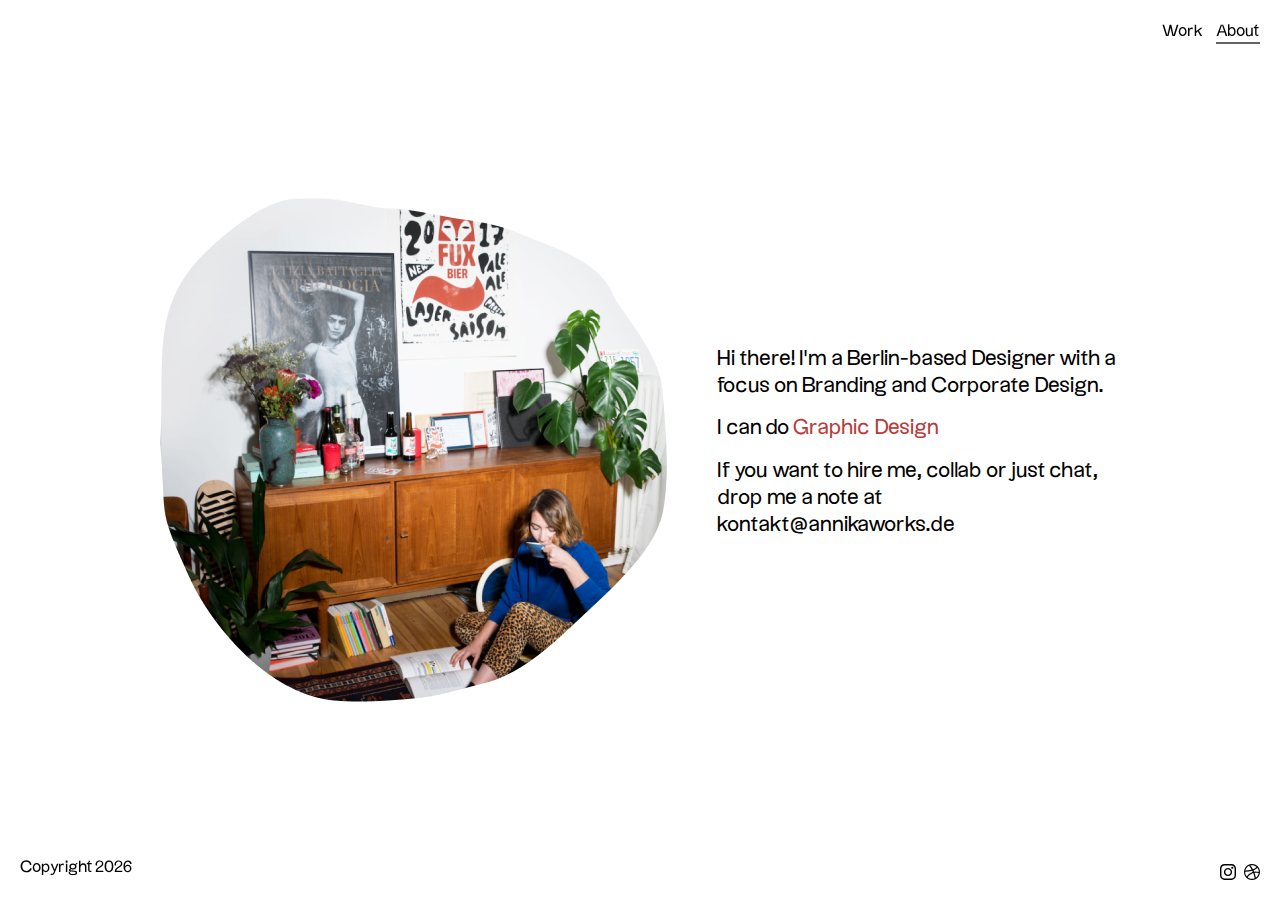
<file: html/about.html>
<!doctype html>
<html>
	<head>
		<meta charset="utf-8">
		<meta http-equiv="X-UA-Compatible" content="IE=edge">
		<meta name="viewport" content="width=device-width, initial-scale=1">
		<title>Annika Works</title>
		<link rel="stylesheet" href="../css/_base.css">
		<link rel="stylesheet" href="../css/_fonts.css">
		<link rel="stylesheet" href="../css/style.css">
	</head>
	
	<body>
		<header>
		  <h1>  </h1>
		  <nav>
		    <a href="../list.html">Work</a>
		    <a href="../html/about.html" class="selected">About</a>
		  </nav>
		</header>
		
		<div class="about">
		  <img src="../assets/images/profile-blub.png">
		  <div>
			<p> Hi there! I'm a Berlin-based Designer with a focus on Branding and Corporate Design.</p>
			<p>I can do <a href="#" class="cando">Graphic Design</a></p>
			<p>If you want to hire me, collab or just chat, drop me a note at kontakt@annikaworks.de</p>
		  </div>
		</div>
		
		<footer>
			<a href="../html/impressum.html">Copyright <span id="copyright">2020</span></a>
			<nav>
			  <a href="https://www.instagram.com/annika.works/">
				<img src="../assets/images/instagram-logo.svg">
			  </a>
			  <a href="https://dribbble.com/annika_works">
				<img src="../assets/images/dribbble-logo.svg">
			  </a>
			</nav>
		</footer>
		
		<script src="../js/jquery.js"></script>
		<script src="../js/main.js"></script>
	</body>
</html>
</file>
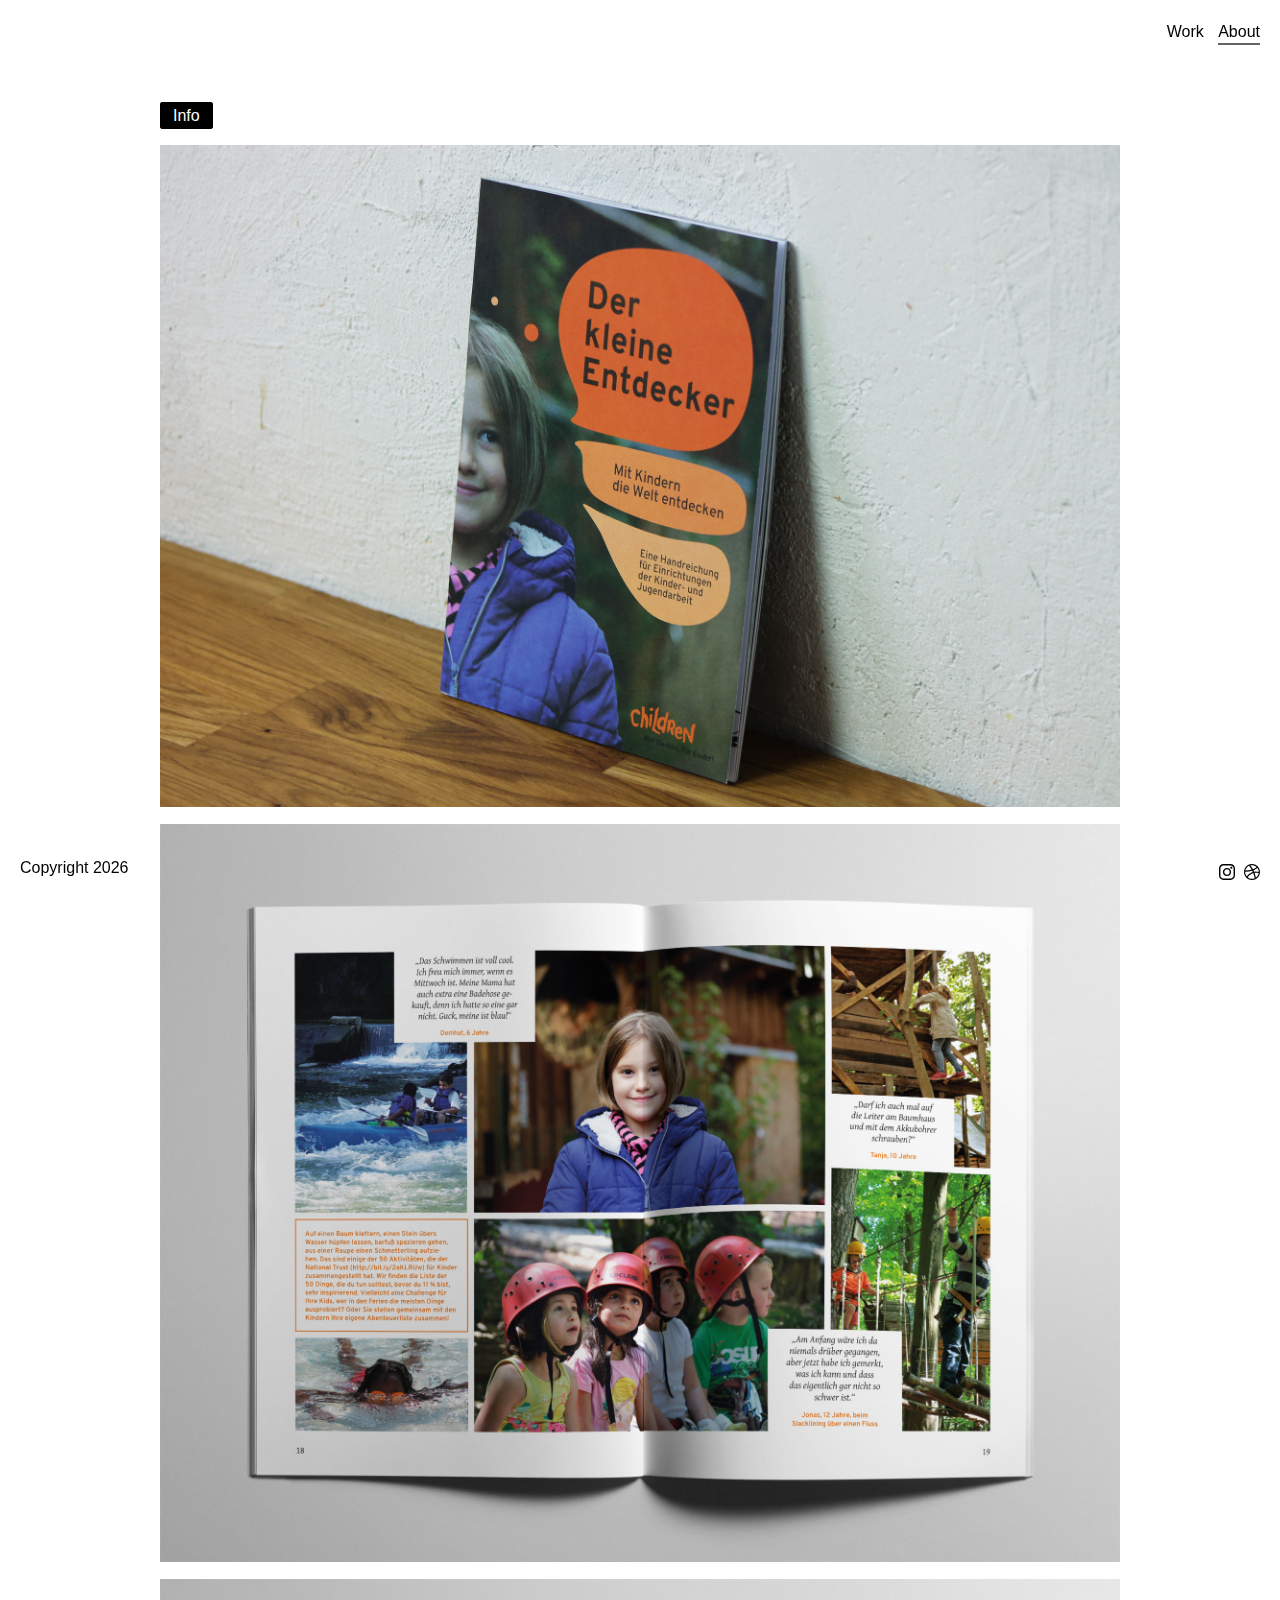
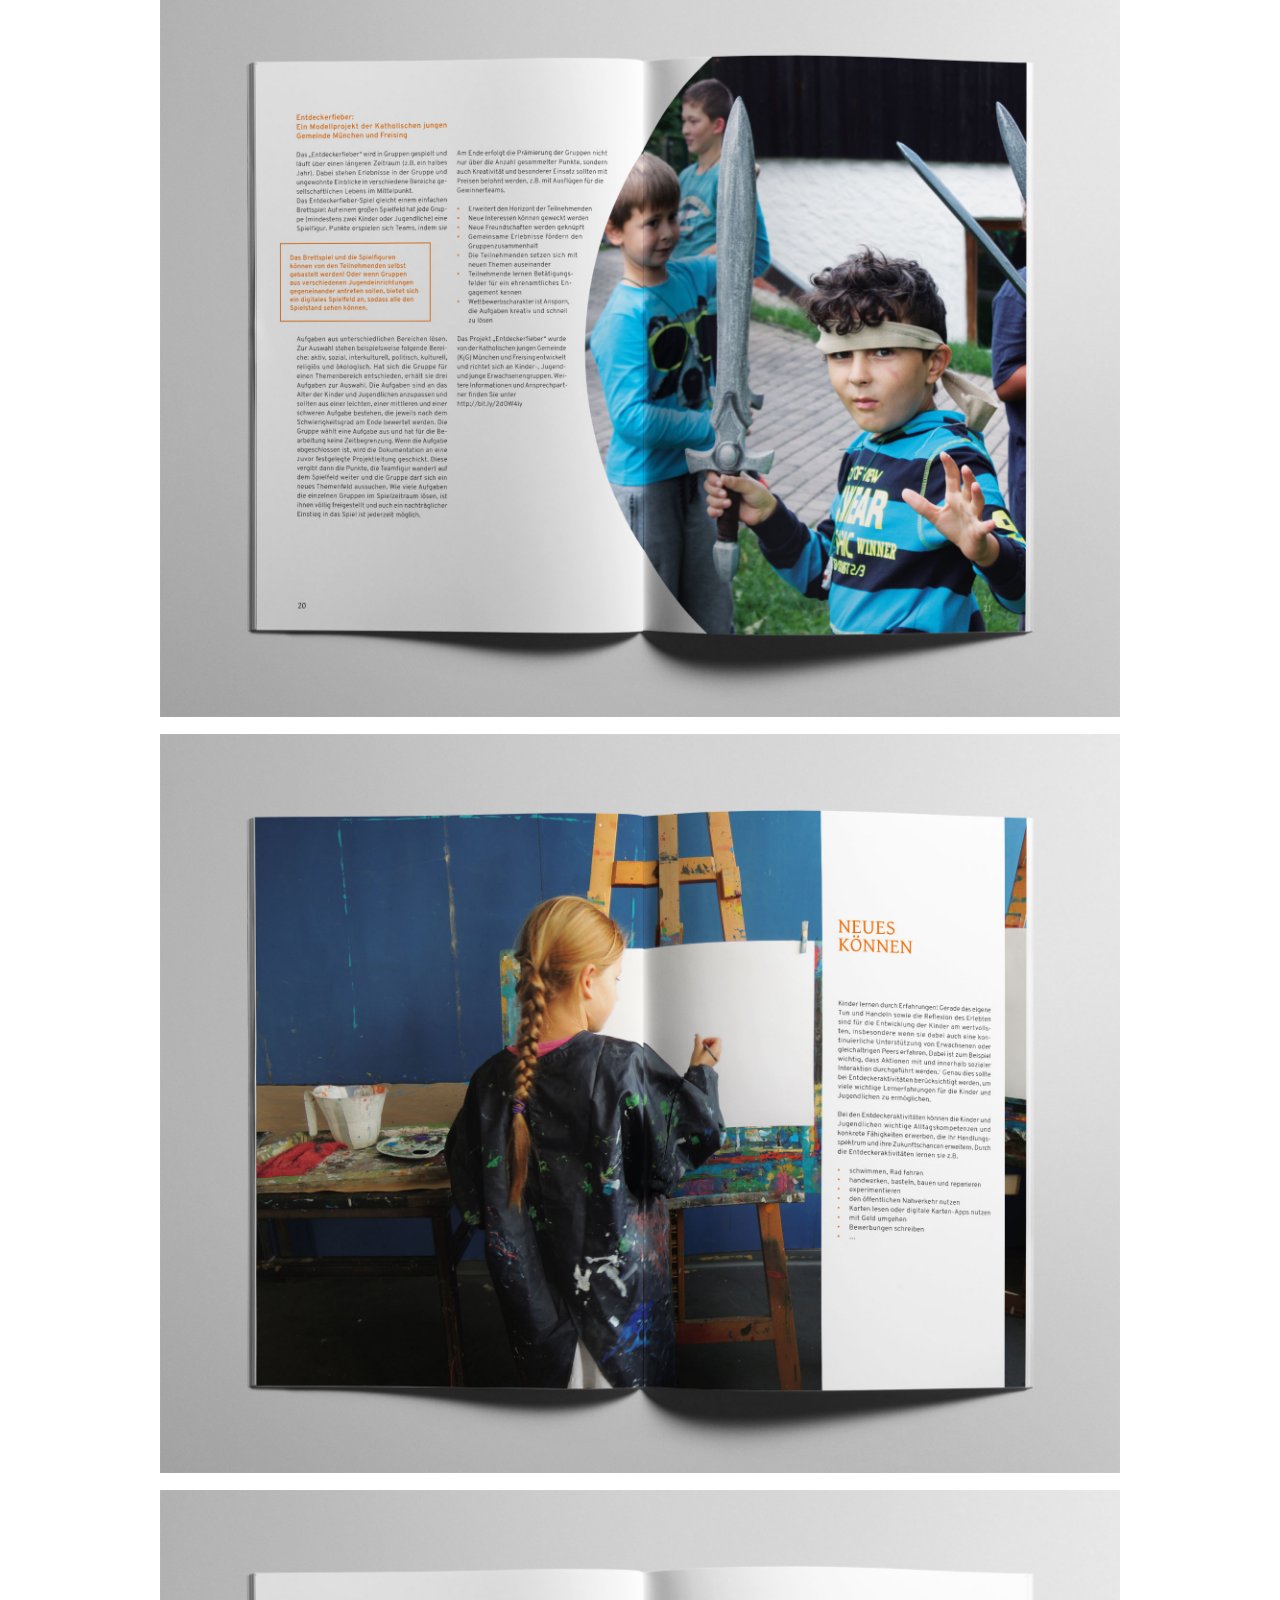
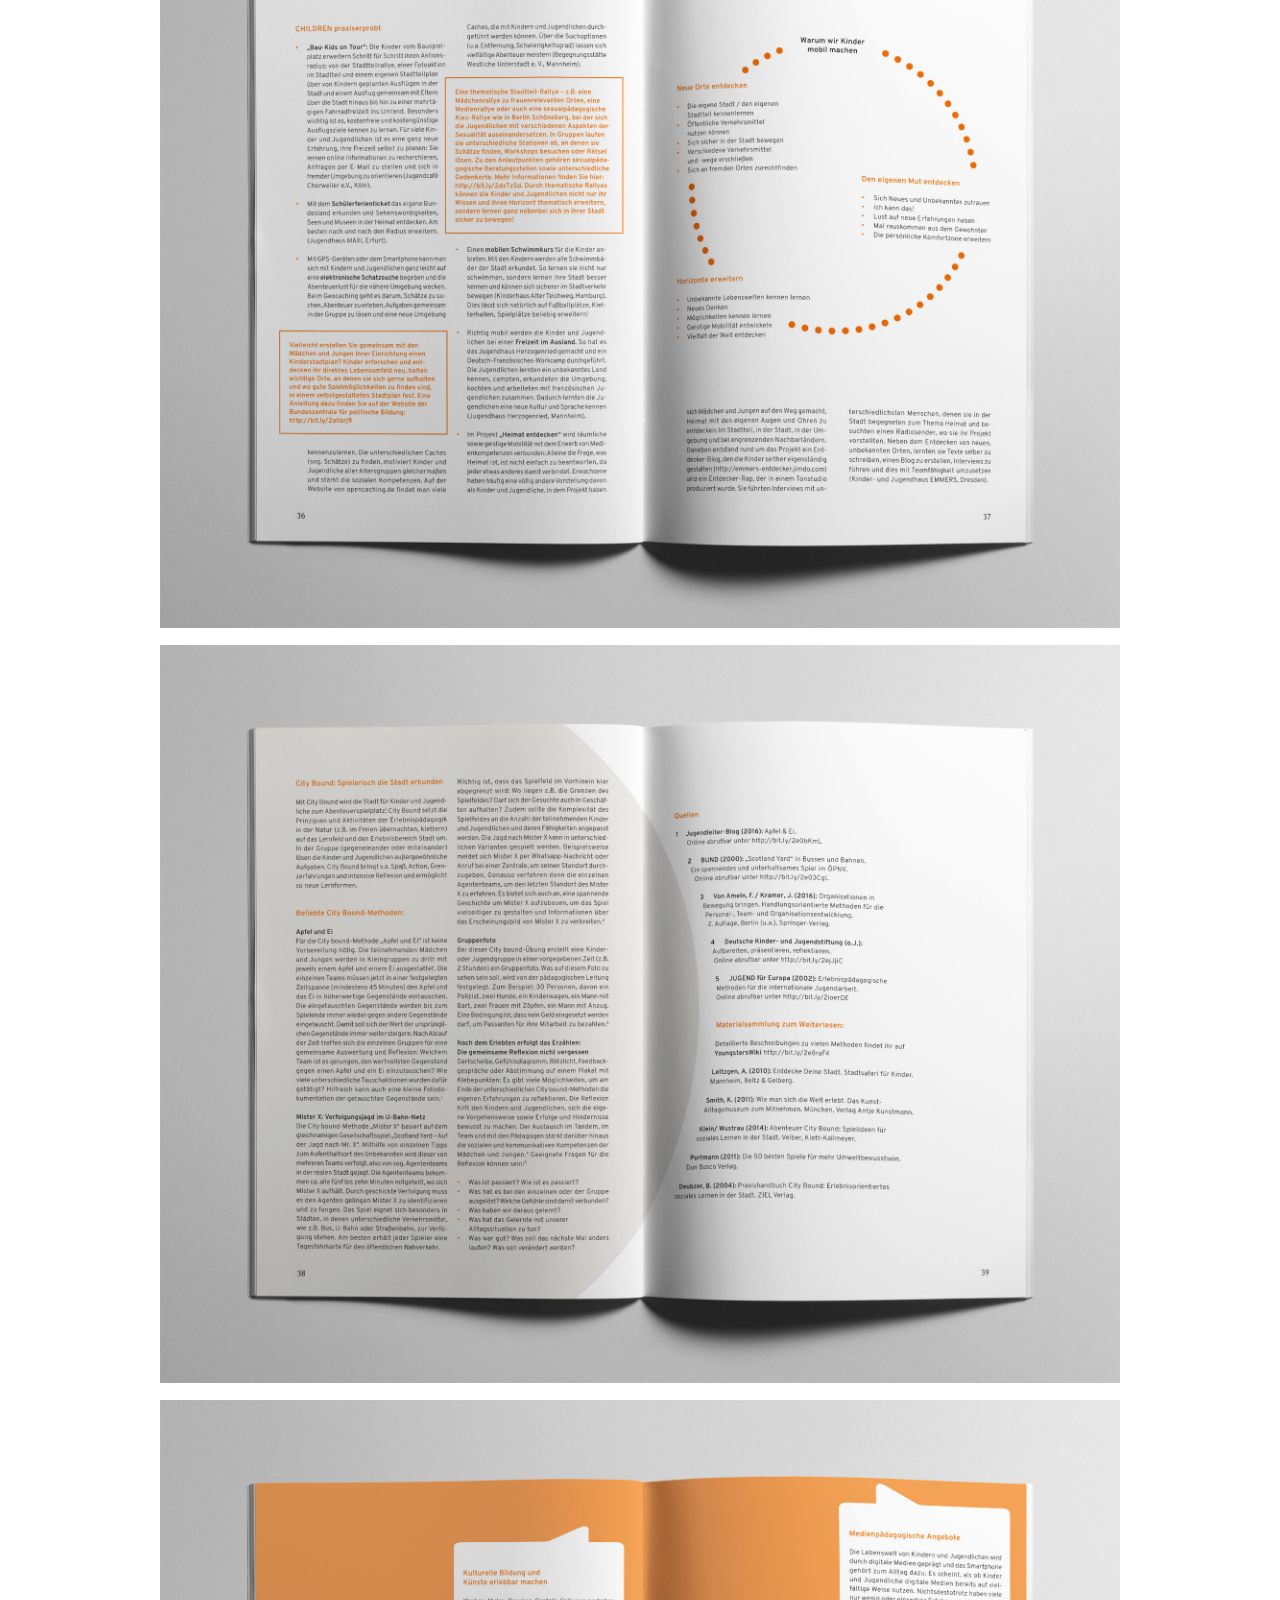
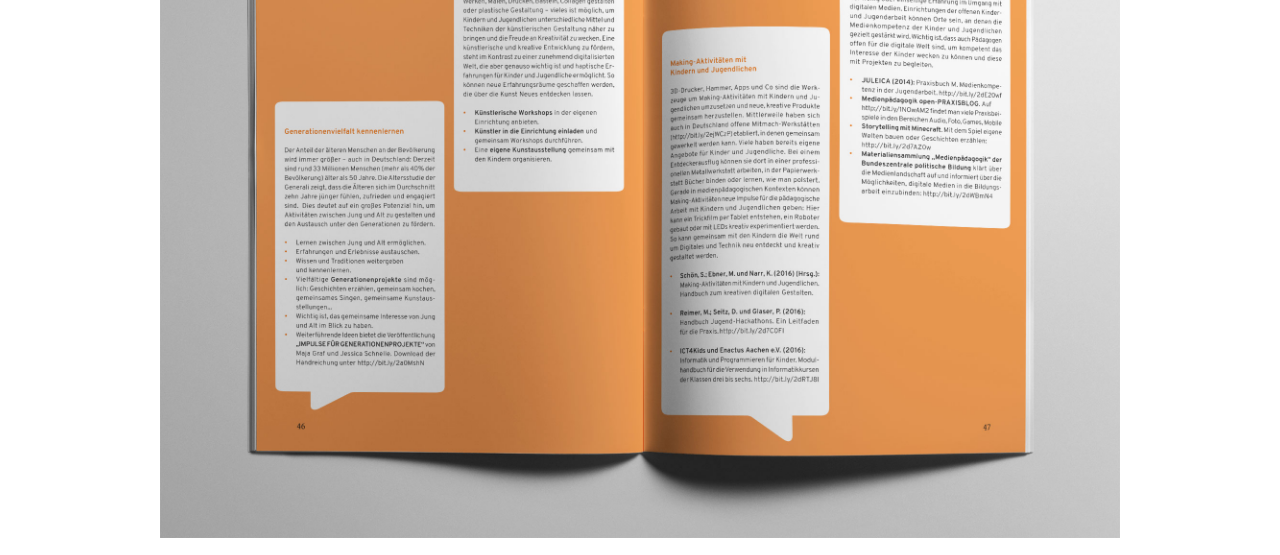
<file: html/entdecker.html>
<!doctype html>
<html>
	<head>
		<meta charset="utf-8">
		<meta http-equiv="X-UA-Compatible" content="IE=edge">
		<meta name="viewport" content="width=device-width, initial-scale=1">
		<title>Annika Works</title>
		<link rel="stylesheet" href="../css/_base.css">
		<link rel="stylesheet" href="../css/style.css">
	</head>
	<body>
	<main>
		<header>
		  <h1>  </h1>
		  <nav>
		    <a href="../index.html">Work</a>
		    <a href="../html/about.html" class="selected">About</a>
		  </nav>
		</header>
		
		<section class="info">
		  <a href="#" class="show-menu">Info</a>
		  <nav class="menu">
		    <p class="bold">Der kleine Entdecker</p>
		    <p class="text">Der kleine Entdecker (The little Adventurer) is a brochure published by Children for a better World e.V., an NGO working towards better opportunities for children growing up in socially deprived families. In order to communicate their work and help
		      institutions and parents to get children out and play, they put together this helpful guide. I was lucky enough to take over the design part: I put up a layout, designed each page and prepared it for print.</p>
		  </nav>
		
		</section>
		
		
		<section class="detail-images">
		  
		  <ul>
		    <img src="../assets/images/entdecker_01.jpg">
		    <img src="../assets/images/entdecker_02.jpg">
		    <img src="../assets/images/entdecker_03.jpg">
		    <img src="../assets/images/entdecker_04.jpg">
		    <img src="../assets/images/entdecker_05.jpg">
		    <img src="../assets/images/entdecker_06.jpg">
		    <img src="../assets/images/entdecker_07.jpg">
		  </ul>
		</section>
		
		<footer>
			<a href="../html/impressum.html">Copyright <span id="copyright">2020</span></a>
			<nav>
			  <a href="https://www.instagram.com/annika.works/">
				<img src="../assets/images/instagram-logo.svg">
			  </a>
			  <a href="https://dribbble.com/annika_works">
				<img src="../assets/images/dribbble-logo.svg">
			  </a>
			</nav>
		</footer>
		
		<script src="../js/jquery.js"></script>
		<script src="../js/main.js"></script>
	</main>
	</body>
</html>
</file>
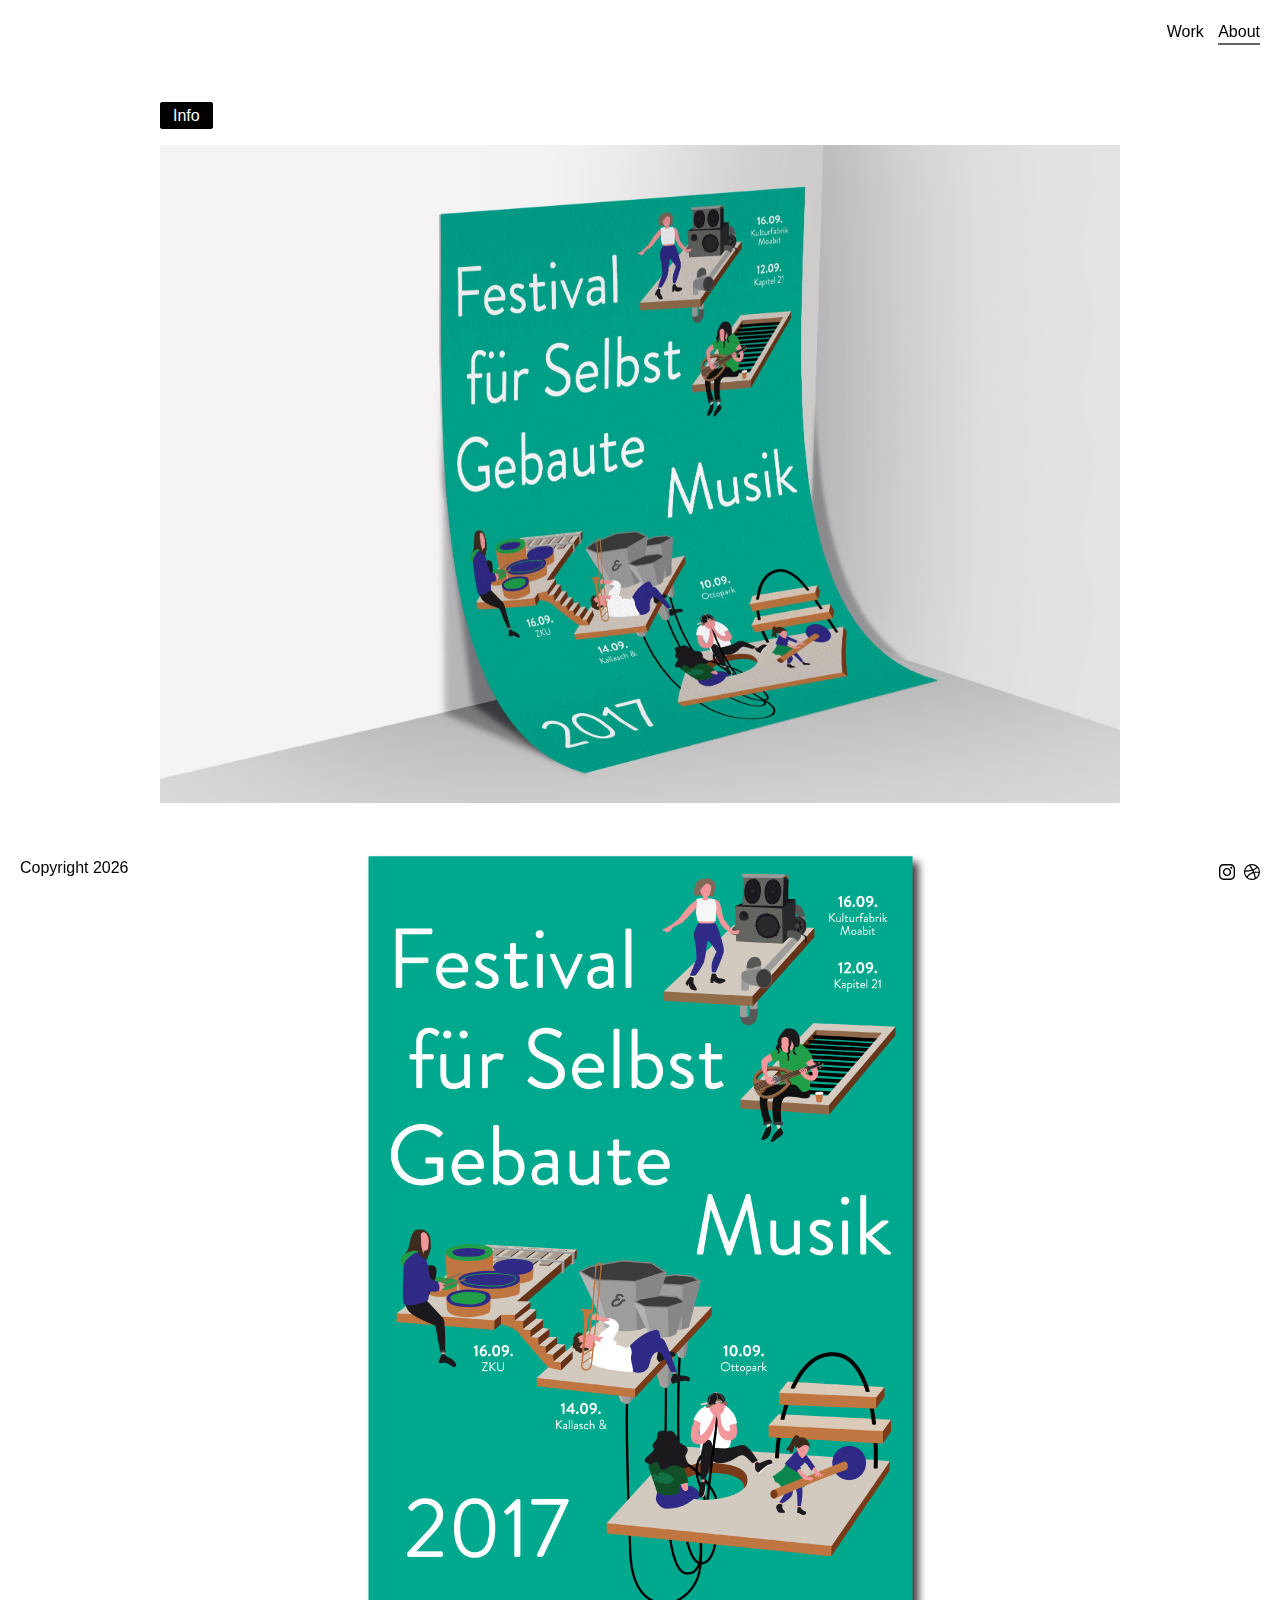
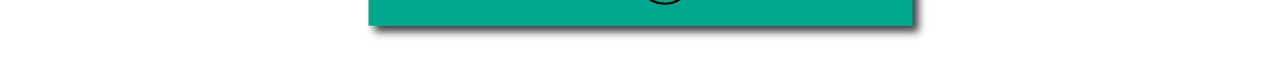
<file: html/festivalselfbuilt.html>
<!doctype html>
<html>
	<head>
		<meta charset="utf-8">
		<meta http-equiv="X-UA-Compatible" content="IE=edge">
		<meta name="viewport" content="width=device-width, initial-scale=1">
		<title>Annika Works</title>
		<link rel="stylesheet" href="../css/_base.css">
		<link rel="stylesheet" href="../css/style.css">
	</head>

	<body>
	<main>
		<header>
		  <h1>  </h1>
		  <nav>
		    <a href="../index.html">Work</a>
		    <a href="../html/about.html" class="selected">About</a>
		  </nav>
		</header>
		
		<section class="info">
		  <a href="#" class="show-menu">Info</a>
		  <nav class="menu">
		    <p class="bold">Festival für Selbstgebaute Musik</p>
		    <p class="text">Three weeks at the drawing board, and the first draft of this poster identity came about: The Berlin Festival for Self-built Music is an annually held street fest coalescing musicians and artists solely playing on instruments they themselves built. Moreover, workshops and installations invite adults and children alike to interact in new ways with instruments, music and every day objects made into musical tools. I was commissioned to develop an imagery for the overall festival identity and meant to accompany the 2017 festivities.</p>
		  </nav>
		</section>
		
		<section class="detail-images">
		  <ul>
		    <img src="../assets/images/ffsgm_01.jpg">
		    <img src="../assets/images/ffsgm_02.png">
		  </ul>
		</section>
		
		<footer>
			<a href="../html/impressum.html">Copyright <span id="copyright">2020</span></a>
			<nav>
			  <a href="https://www.instagram.com/annika.works/">
				<img src="../assets/images/instagram-logo.svg">
			  </a>
			  <a href="https://dribbble.com/annika_works">
				<img src="../assets/images/dribbble-logo.svg">
			  </a>
			</nav>
		  </footer>
		
		<script src="../js/jquery.js"></script>
		<script src="../js/main.js"></script>
	</main>
	</body>
</html>
</file>
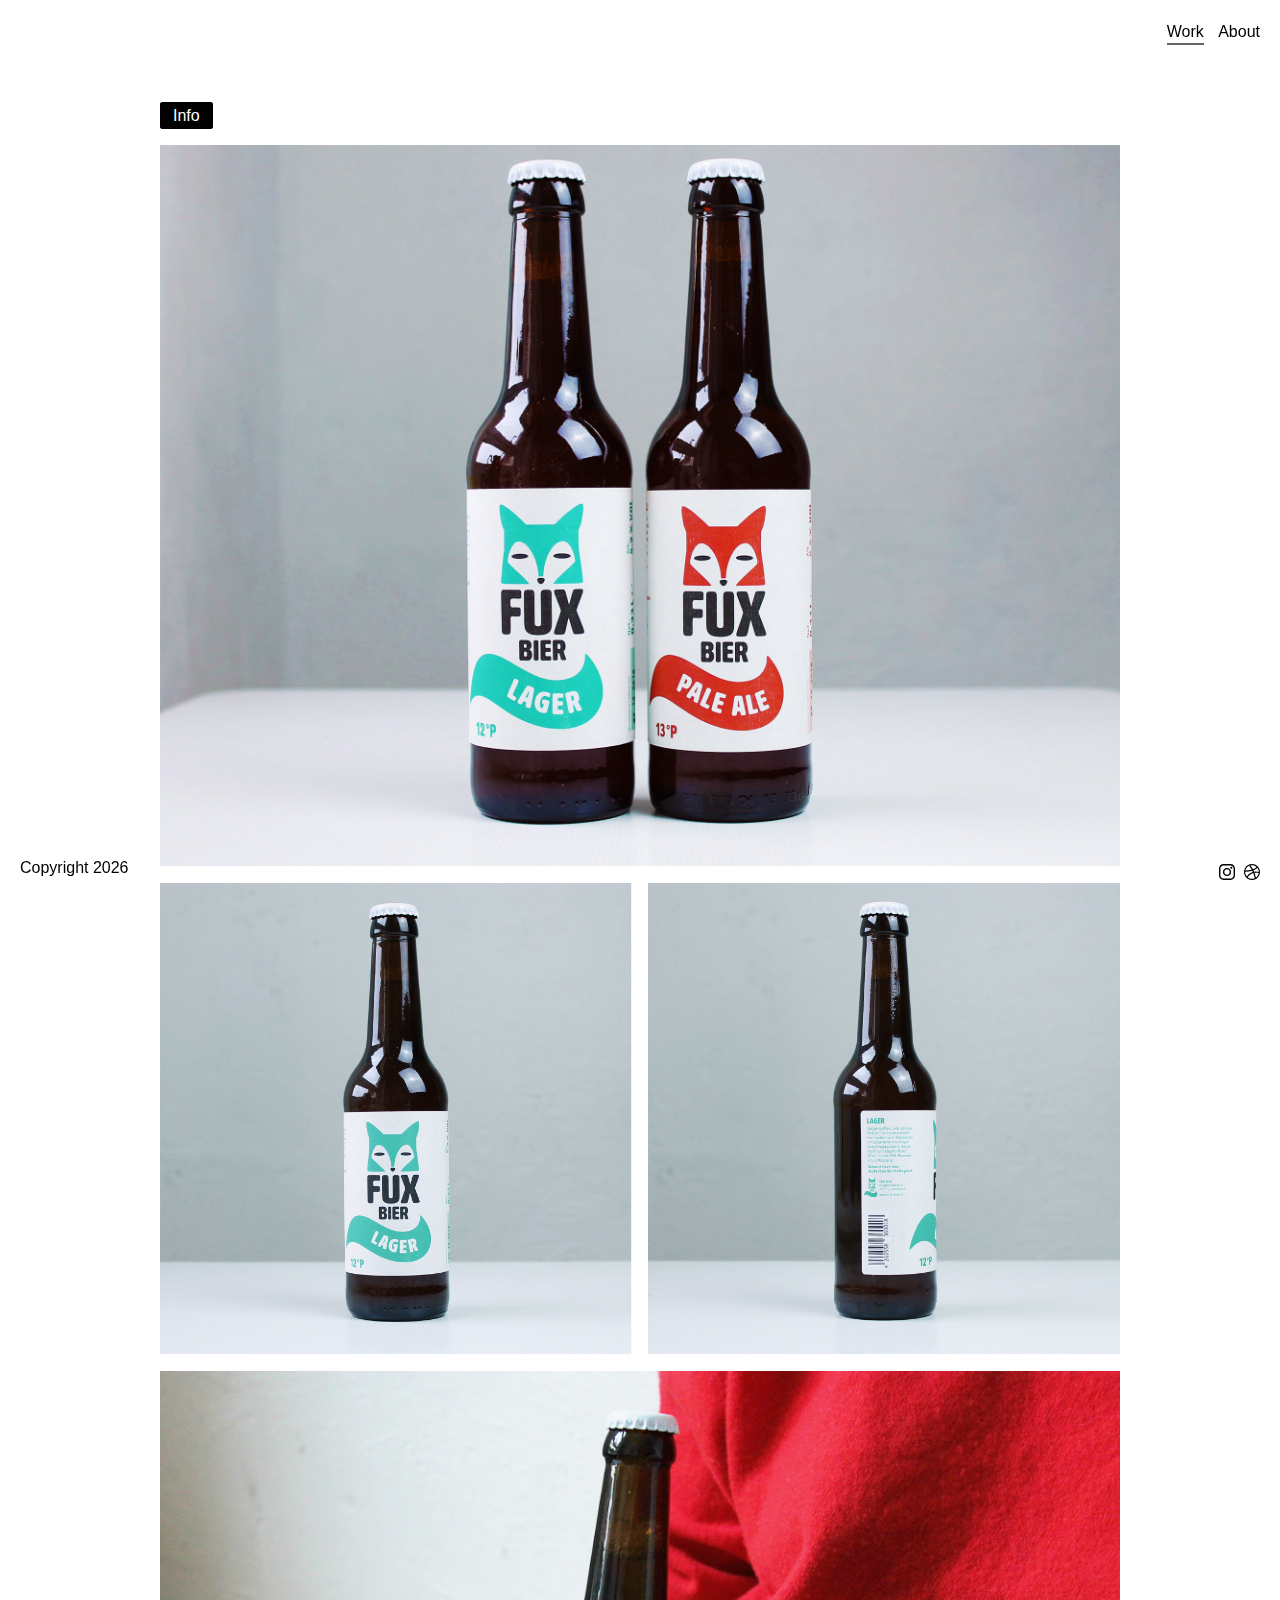
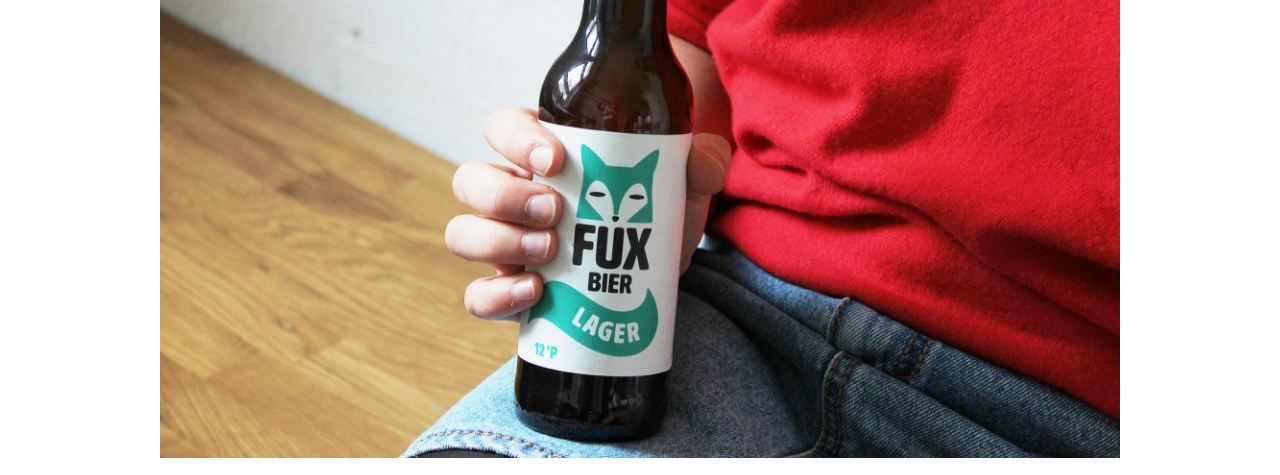
<file: html/fuxbier.html>
<!doctype html>
<html>
	<head>
		<meta charset="utf-8">
		<meta http-equiv="X-UA-Compatible" content="IE=edge">
		<meta name="viewport" content="width=device-width, initial-scale=1">
		<title>Annika Works</title>
		<link rel="stylesheet" href="../css/_base.css">
		<link rel="stylesheet" href="../css/style.css">
	</head>

	<body>
	<main>
		<header>
		  <h1>
		
		  </h1>
		
		  <nav>
		    <a href="../index.html" class="selected">Work</a>
		    <a href="../html/about.html">About</a>
		  </nav>
		</header>
		
		<section class="info">
		  <a href="#" class="show-menu">Info</a>
		  <nav class="menu">
		    <p class= "bold">Fux Bier</p>
		    <p class="text">In Musberg near Stuttgart, Benjamin 'Fuchs' Braun brews his Fux Bier. In my time at MüllerValentini Agency, I worked on making his visual identity a reality - and crafted the logo of the now-on-sale beer. Svenja Prigge took care of the characteristic font, I illustrated the name-giving fox, MüllerValentini were responsible for the Art Dircetion. Cheers! <a href=https://www.fux-bier.de class="info-link">www.fux-bier.de</a></p> 
		  </nav>
		
		</section>
		
		
		<section class="detail-images">
		  <ul>
		      <img src="../assets/images/fuxbier_01.jpg">
		      <img src="../assets/images/fuxbier_03.jpg">
		      <img src="../assets/images/fuxbier_04.jpg">
		  </ul>
		</section>
		
		<footer>
			<a href="../html/impressum.html">Copyright <span id="copyright">2020</span></a>
			<nav>
			  <a href="https://www.instagram.com/annika.works/">
			  <img src="../assets/images/instagram-logo.svg">
			  </a>
			  <a href="https://dribbble.com/annika_works">
			  <img src="../assets/images/dribbble-logo.svg">
			  </a>
			</nav>
		</footer>
		
		<script src="../js/jquery.js"></script>
		<script src="../js/main.js"></script>
	</main>
	</body>
</html>
</file>
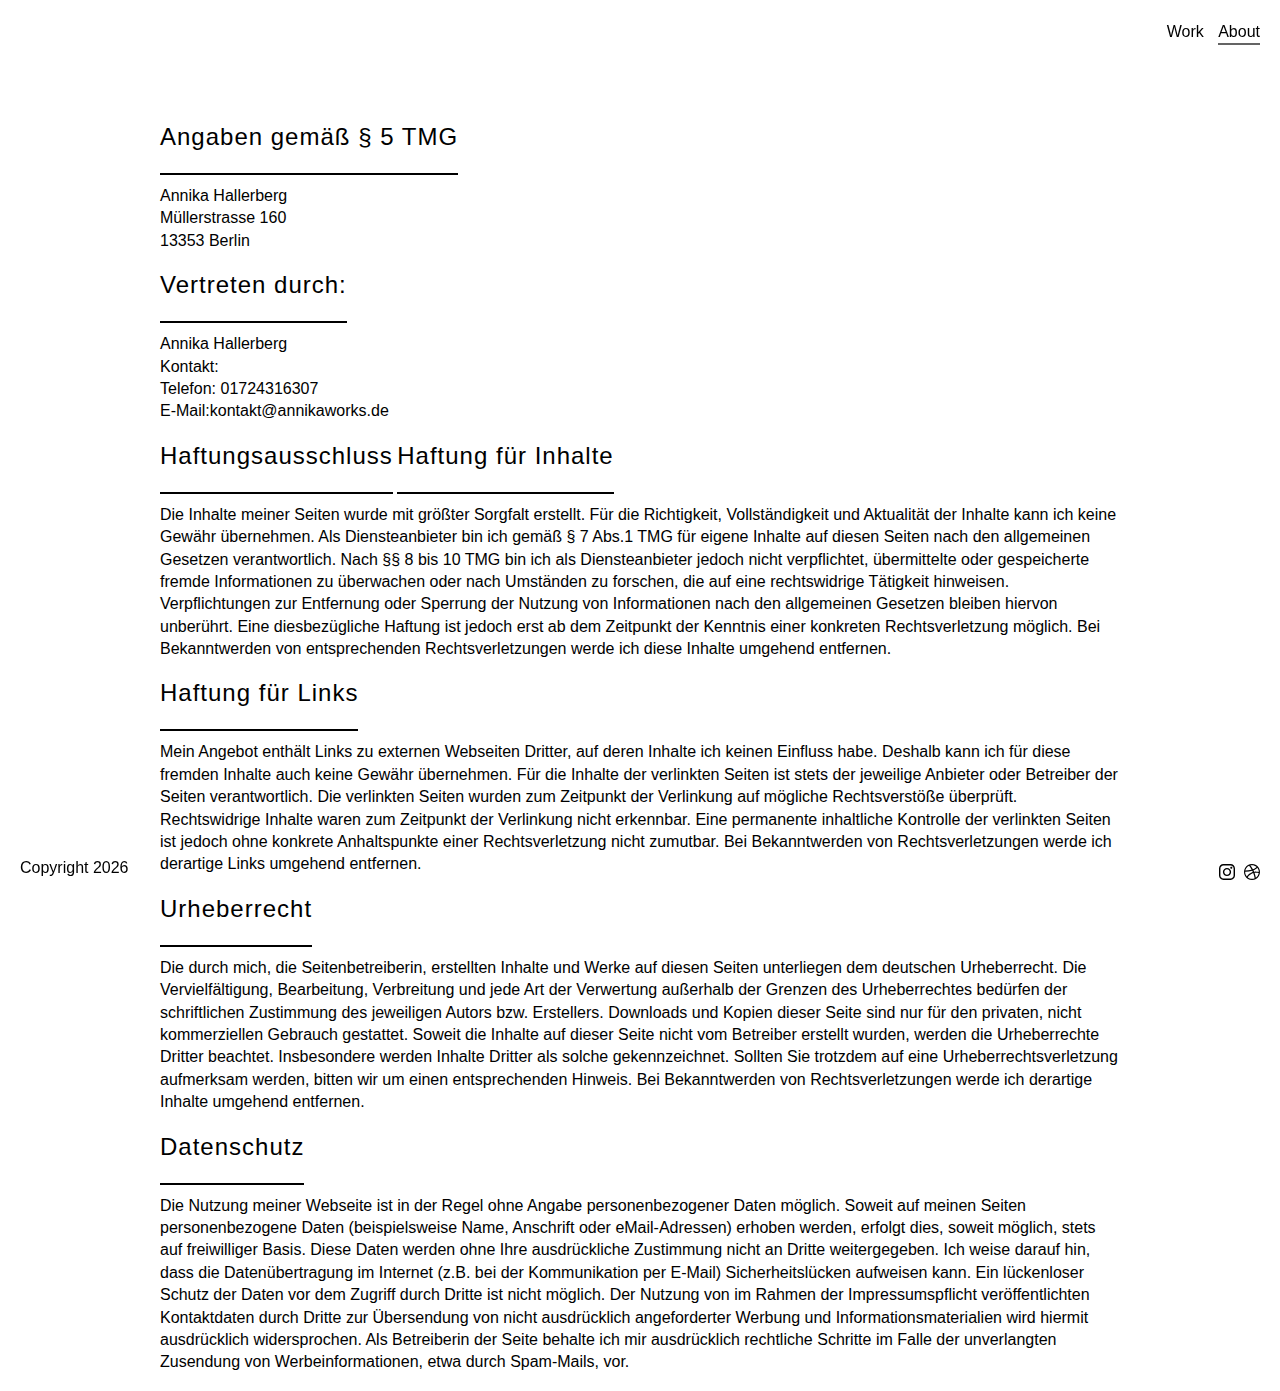
<file: html/impressum.html>
<!doctype html>
<html>
	<head>
		<meta charset="utf-8">
		<meta http-equiv="X-UA-Compatible" content="IE=edge">
		<meta name="viewport" content="width=device-width, initial-scale=1">
		<title>Annika Works</title>
		<link rel="stylesheet" href="../css/_base.css">
		<link rel="stylesheet" href="../css/style.css">
	</head>

	<body>
	<main>
		<header>
		  <h1>  </h1>
		  <nav>
		    <a href="../index.html">Work</a>
		    <a href="../html/about.html" class="selected">About</a>
		  </nav>
		</header> 
		
		
		<section class="info">
		
		  <section>
		    <p class="bold impressum">Angaben gemäß § 5 TMG</p>
		    <p class="text">Annika Hallerberg</p>
		    <p class="text">Müllerstrasse 160</p>
		    <p class="text">13353 Berlin</p>
		    <p class="bold impressum">Vertreten durch:</p>
		    <p class="text">Annika Hallerberg</p>
		    <p class="text">Kontakt:</p>
		    <p class="text">Telefon: 01724316307</p>
		    <p class="text">E-Mail:kontakt@annikaworks.de</p>
		  </section>
		
		  <p class="bold impressum">Haftungsausschluss</p>
		  <p class="bold impressum">Haftung für Inhalte</p>
		  <p class="text">
		    Die Inhalte meiner Seiten wurde mit größter Sorgfalt erstellt. Für die Richtigkeit, Vollständigkeit und Aktualität der Inhalte kann ich keine Gewähr übernehmen. Als Diensteanbieter bin ich gemäß § 7 Abs.1 TMG für eigene Inhalte auf diesen Seiten nach
		    den allgemeinen Gesetzen verantwortlich. Nach §§ 8 bis 10 TMG bin ich als Diensteanbieter jedoch nicht verpflichtet, übermittelte oder gespeicherte fremde Informationen zu überwachen oder nach Umständen zu forschen, die auf eine rechtswidrige Tätigkeit
		    hinweisen. Verpflichtungen zur Entfernung oder Sperrung der Nutzung von Informationen nach den allgemeinen Gesetzen bleiben hiervon unberührt. Eine diesbezügliche Haftung ist jedoch erst ab dem Zeitpunkt der Kenntnis einer konkreten Rechtsverletzung
		    möglich. Bei Bekanntwerden von entsprechenden Rechtsverletzungen werde ich diese Inhalte umgehend entfernen.
		  </p>
		
		  <p class="bold impressum">Haftung für Links</p>
		  <p class="text">
		    Mein Angebot enthält Links zu externen Webseiten Dritter, auf deren Inhalte ich keinen Einfluss habe. Deshalb kann ich für diese fremden Inhalte auch keine Gewähr übernehmen. Für die Inhalte der verlinkten Seiten ist stets der jeweilige Anbieter oder
		    Betreiber der Seiten verantwortlich. Die verlinkten Seiten wurden zum Zeitpunkt der Verlinkung auf mögliche Rechtsverstöße überprüft. Rechtswidrige Inhalte waren zum Zeitpunkt der Verlinkung nicht erkennbar. Eine permanente inhaltliche Kontrolle der
		    verlinkten Seiten ist jedoch ohne konkrete Anhaltspunkte einer Rechtsverletzung nicht zumutbar. Bei Bekanntwerden von Rechtsverletzungen werde ich derartige Links umgehend entfernen.
		  </p>
		
		  <p class="bold impressum">Urheberrecht</p>
		  <p class="text">
		    Die durch mich, die Seitenbetreiberin, erstellten Inhalte und Werke auf diesen Seiten unterliegen dem deutschen Urheberrecht. Die Vervielfältigung, Bearbeitung, Verbreitung und jede Art der Verwertung außerhalb der Grenzen des Urheberrechtes bedürfen der schriftlichen
		    Zustimmung des jeweiligen Autors bzw. Erstellers. Downloads und Kopien dieser Seite sind nur für den privaten, nicht kommerziellen Gebrauch gestattet. Soweit die Inhalte auf dieser Seite nicht vom Betreiber erstellt wurden, werden die Urheberrechte
		    Dritter beachtet. Insbesondere werden Inhalte Dritter als solche gekennzeichnet. Sollten Sie trotzdem auf eine Urheberrechtsverletzung aufmerksam werden, bitten wir um einen entsprechenden Hinweis. Bei Bekanntwerden von Rechtsverletzungen werde ich
		    derartige Inhalte umgehend entfernen.
		  </p>
		
		  <p class="bold impressum">Datenschutz</p>
		  <p class="text">
		    Die Nutzung meiner Webseite ist in der Regel ohne Angabe personenbezogener Daten möglich. Soweit auf meinen Seiten personenbezogene Daten (beispielsweise Name, Anschrift oder eMail-Adressen) erhoben werden, erfolgt dies, soweit möglich, stets auf freiwilliger
		    Basis. Diese Daten werden ohne Ihre ausdrückliche Zustimmung nicht an Dritte weitergegeben. Ich weise darauf hin, dass die Datenübertragung im Internet (z.B. bei der Kommunikation per E-Mail) Sicherheitslücken aufweisen kann. Ein lückenloser Schutz
		    der Daten vor dem Zugriff durch Dritte ist nicht möglich. Der Nutzung von im Rahmen der Impressumspflicht veröffentlichten Kontaktdaten durch Dritte zur Übersendung von nicht ausdrücklich angeforderter Werbung und Informationsmaterialien wird hiermit
		    ausdrücklich widersprochen. Als Betreiberin der Seite behalte ich mir ausdrücklich rechtliche Schritte im Falle der unverlangten Zusendung von Werbeinformationen, etwa durch Spam-Mails, vor.
		  </p>
		</section>
		
		<footer>
			<a href="../html/impressum.html">Copyright <span id="copyright">2020</span></a>
			<nav>
			  <a href="https://www.instagram.com/annika.works/">
			  <img src="../assets/images/instagram-logo.svg">
			  </a>
			  <a href="https://dribbble.com/annika_works">
			  <img src="../assets/images/dribbble-logo.svg">
			  </a>
			</nav>
		</footer>
		
		<script src="../js/jquery.js"></script>
		<script src="../js/main.js"></script>
	</main>
	</body>
</html>
</file>
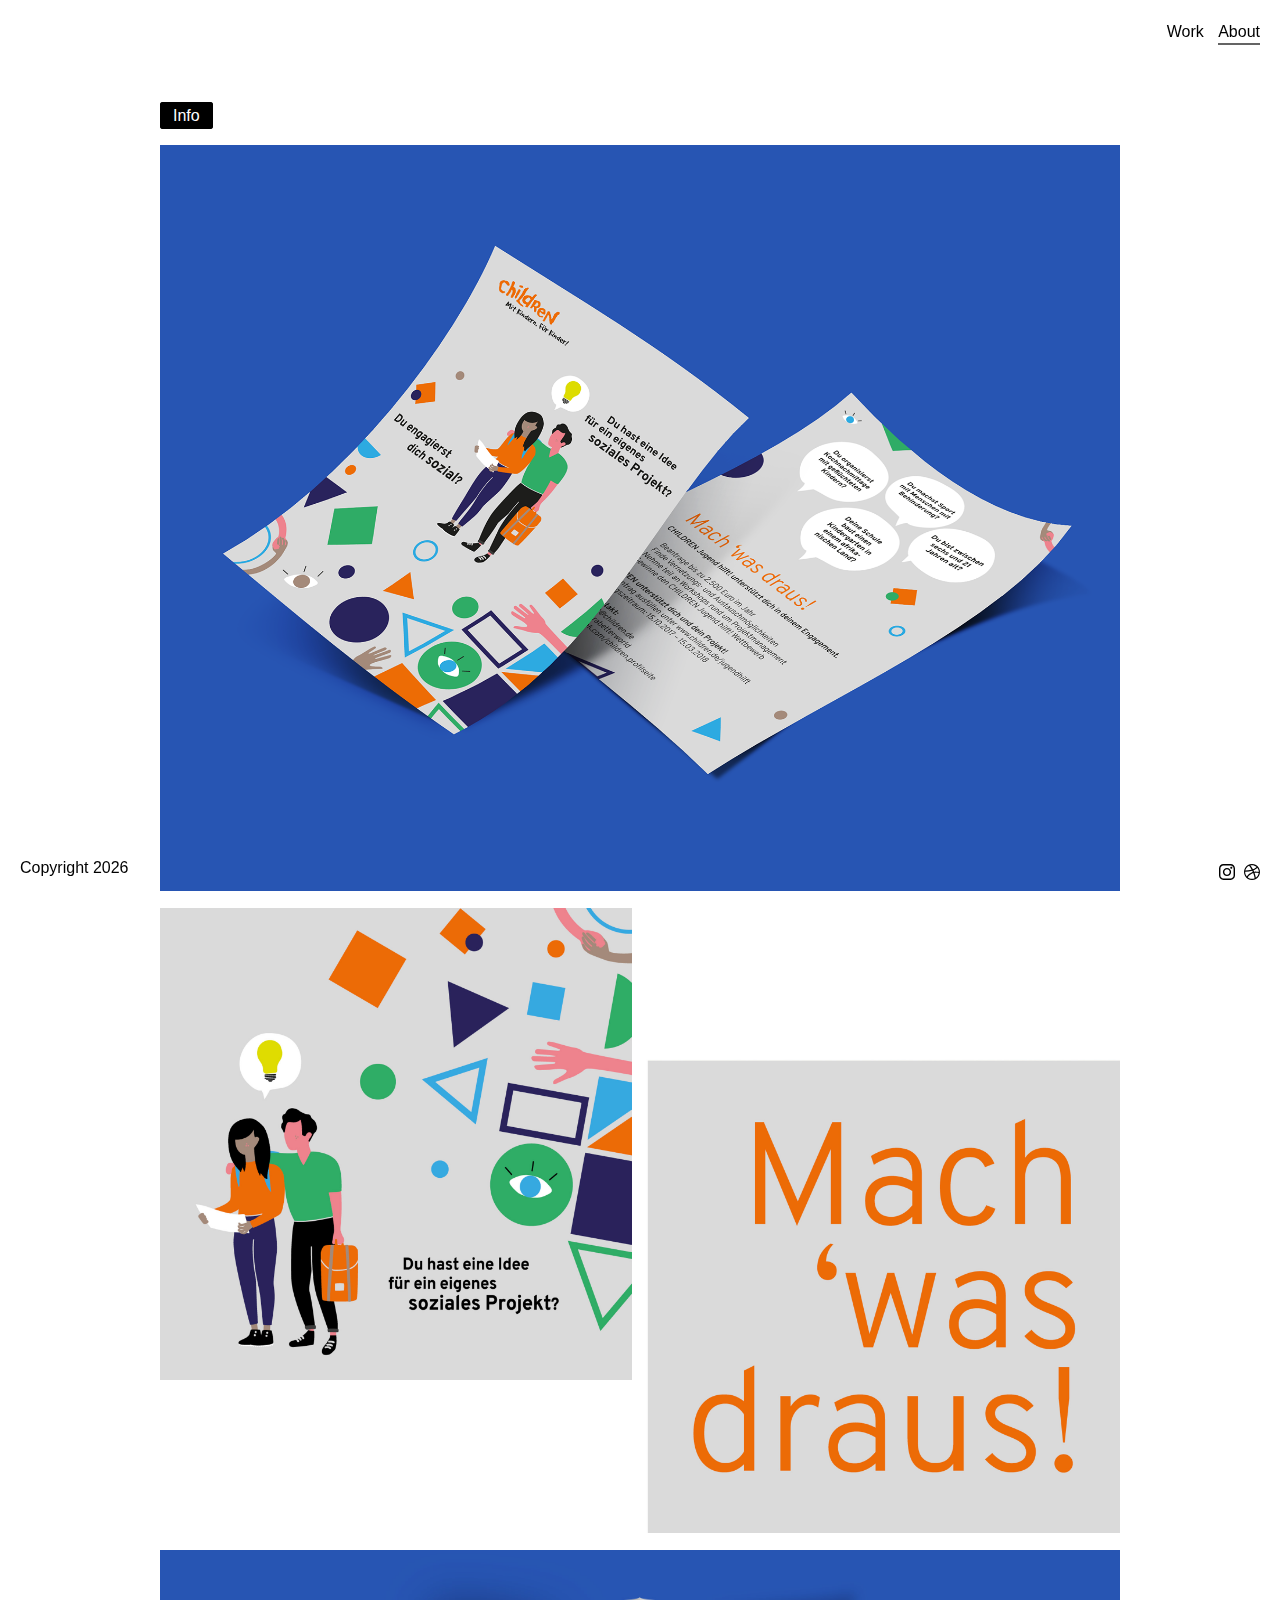
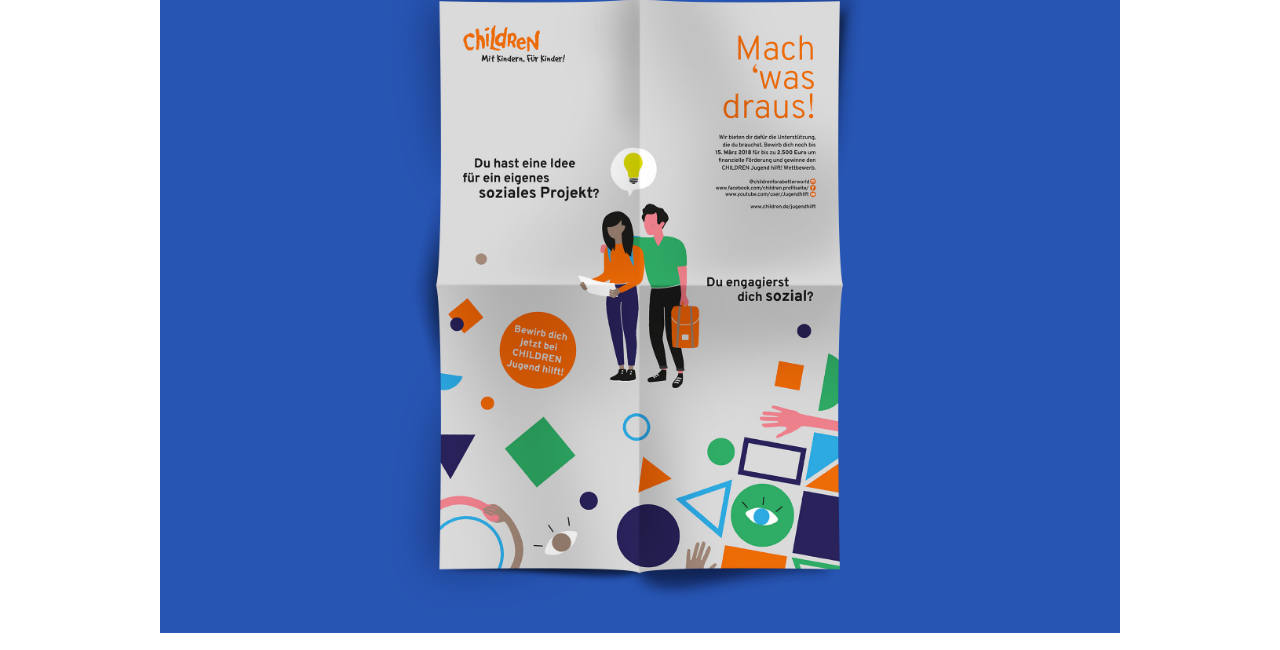
<file: html/jugendhilft.html>
<!doctype html>
<html>
	<head>
		<meta charset="utf-8">
		<meta http-equiv="X-UA-Compatible" content="IE=edge">
		<meta name="viewport" content="width=device-width, initial-scale=1">
		<title>Annika Works</title>
		<link rel="stylesheet" href="../css/_base.css">
		<link rel="stylesheet" href="../css/style.css">
	</head>
	
	<body>
	<main>
		<header>
		  <h1>  </h1>
		  <nav>
		    <a href="../index.html">Work</a>
		    <a href="../html/about.html" class="selected">About</a>
		  </nav>
		</header>
		
		<section class="info">
		  <a href="#" class="show-menu">Info</a>
		  <nav class="menu">
		    <p class= "bold">Jugend hilft!</p>
		    <p class="text">Social work doesn't have to be an adults-only club. On the contrary, there is a lot of youths out there willing to engage themselves for their community and people in need. But how to get money as a teenager? Who to ask? Munich NGO Children e.V. set up a scholarship to support socially engaged children and teens financially as well as in providing networks and knowledge. I was commissioned to develop a visual identity for the overall campaign. Since we're talking to underagers, I decided on a bright colour palette, using fun forms, figures and symbols to both stand out on the wall of a school hallway as well as get the attention of younger children and teenagers alike. <a href="https://www.facebook.com/children.profilseite/" class="info-link">www.facebook.com/children</a></p> 
		  </nav>
		
		</section>
		
		
		<section class="detail-images">
		  <ul>
		      <img src="../assets/images/jugend-hilft_01.png">
		      <img src="../assets/images/jugend-hilft_05.jpg">
		      <img src="../assets/images/jugend-hilft_03.jpg">
		  </ul>
		</section>
		
		<footer>
			<a href="../html/impressum.html">Copyright <span id="copyright">2020</span></a>
			<nav>
			  <a href="https://www.instagram.com/annika.works/">
				<img src="../assets/images/instagram-logo.svg">
			  </a>
			  <a href="https://dribbble.com/annika_works">
				<img src="../assets/images/dribbble-logo.svg">
			  </a>
			</nav>
		</footer>
		
		<script src="../js/jquery.js"></script>
		<script src="../js/main.js"></script>
	</main>
	</body>
</html>
</file>
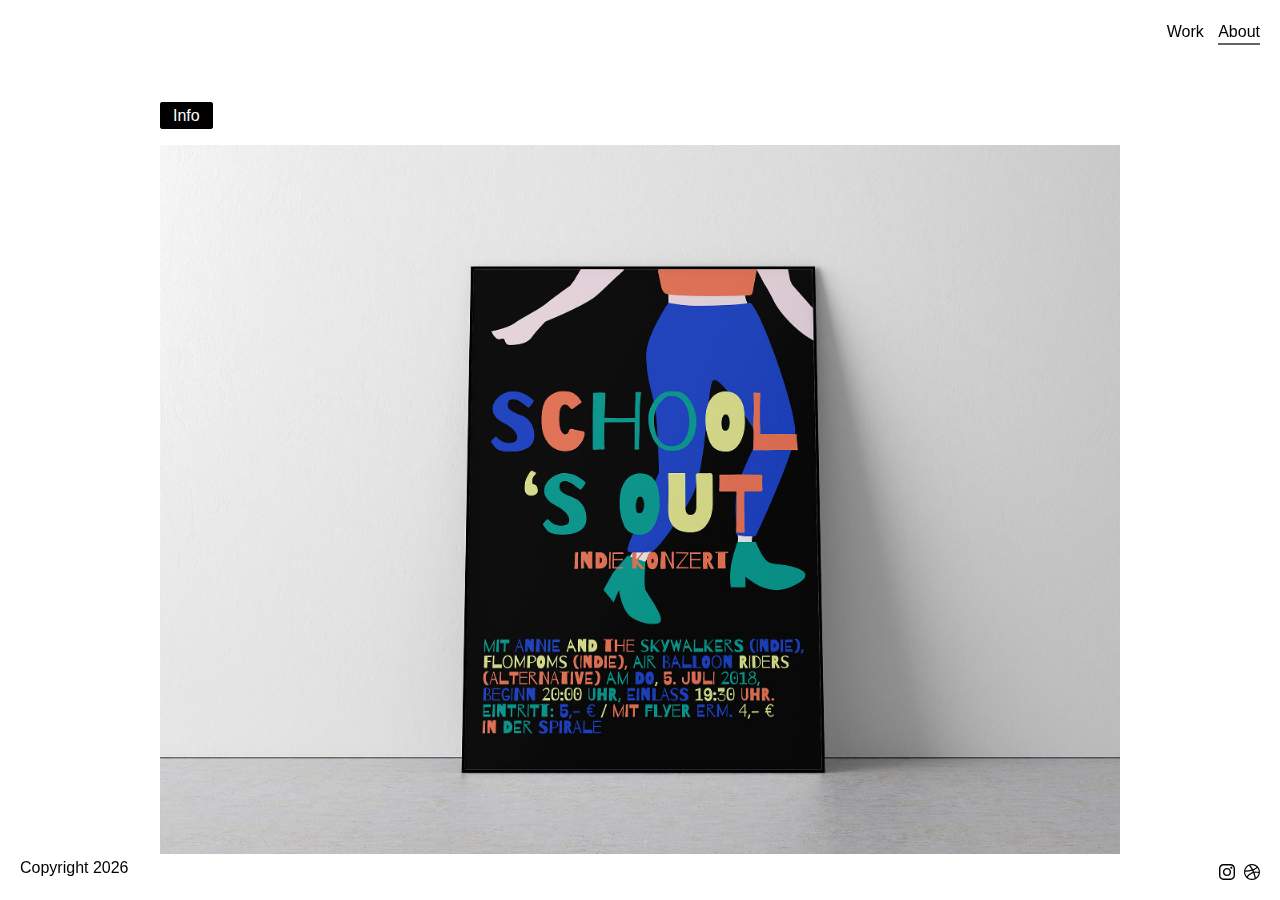
<file: html/schoolsout.html>
<!doctype html>
<html>
	<head>
		<meta charset="utf-8">
		<meta http-equiv="X-UA-Compatible" content="IE=edge">
		<meta name="viewport" content="width=device-width, initial-scale=1">
		<title>Annika Works</title>
		<link rel="stylesheet" href="../css/_base.css">
		<link rel="stylesheet" href="../css/style.css">
	</head>
	<body>
	<main>
		<header>
		  <h1>  </h1>
		  <nav>
		    <a href="../index.html">Work</a>
		    <a href="../html/about.html" class="selected">About</a>
		  </nav>
		</header>
		
		<section class="info">
		  <a href="#" class="show-menu">Info</a>
		  <nav class="menu">
		    <p class="bold">School's Out Poster</p>
		    <p class="text">In the height of the Berlin heatwave '18, my band played a gig at a local cultural centre. This is the poster I illustrated for the occasion. The gig's theme was 'School's Out' - quite blantly, given that it was in the middle of Berlin school holidays.
		      I went for a playful usage of colours, a quirky font and illustrative elements for that last days of (youthful) summer feeling.</p>
		  </nav>
		</section>
		
		<section class="detail-images">
		  <ul>
		    <img src="../assets/images/schoolsout_web.jpg">
		  </ul>
		</section>
		
		<footer>
			<a href="../html/impressum.html">Copyright <span id="copyright">2020</span></a>
			<nav>
			  <a href="https://www.instagram.com/annika.works/">
				<img src="../assets/images/instagram-logo.svg">
			  </a>
			  <a href="https://dribbble.com/annika_works">
				<img src="../assets/images/dribbble-logo.svg">
			  </a>
			</nav>
		</footer>
		
		<script src="../js/jquery.js"></script>
		<script src="../js/main.js"></script>
	</main>
	</body>
</html>
</file>
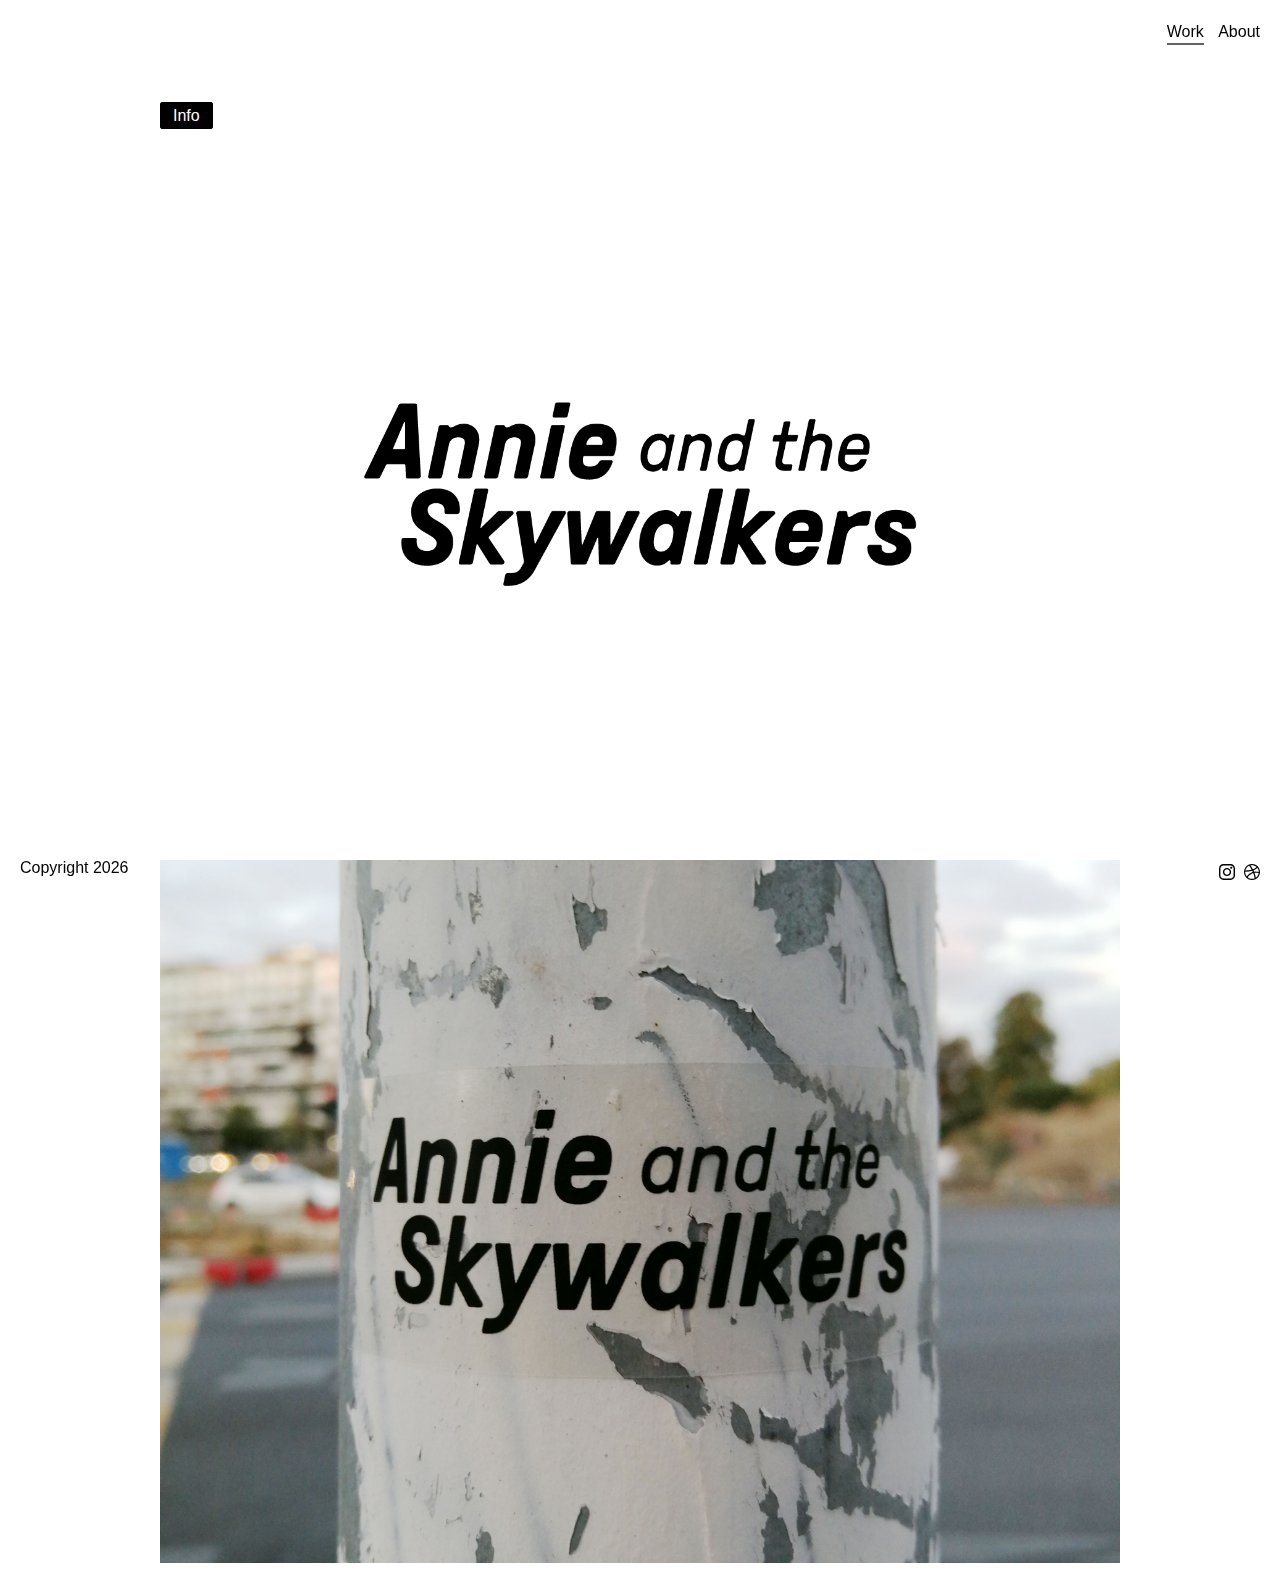
<file: html/skywalkers.html>
<!doctype html>
<html>
	<head>
		<meta charset="utf-8">
		<meta http-equiv="X-UA-Compatible" content="IE=edge">
		<meta name="viewport" content="width=device-width, initial-scale=1">
		<title>Annika Works</title>
		<link rel="stylesheet" href="../css/_base.css">
		<link rel="stylesheet" href="../css/style.css">
	</head>

	<body>
	<main>
		<header>
		  <h1>
		  </h1>
		
		  <nav>
		    <a href="../index.html" class="selected">Work</a>
		    <a href="../html/about.html">About</a>
		  </nav>
		</header>
		
		<section class="info">
		  <a href="#" class="show-menu">Info</a>
		  <nav class="menu">
		    <p class= "bold">Annie and the Skywalkers</p>
		    <p class="text">The cool thing about having a designer in your band is she's gonna create awesome stuff for free for you! The cool thing about being in a band as a designer is creating awesome stuff without any creative boundaries! Win-win. 'dis my band, I created our logo and generally all associated content.</p> 
		  </nav>
		</section>
		
		<section class="detail-images">
		  <ul>
		      <img src="../assets/images/aats_04.png">
		      <img src="../assets/images/aats_02.jpg">
		  </ul>
		</section>
		
		<footer>
			<a href="../html/impressum.html">Copyright <span id="copyright">2020</span></a>
			<nav>
			  <a href="https://www.instagram.com/annika.works/">
				<img src="../assets/images/instagram-logo.svg">
			  </a>
			  <a href="https://dribbble.com/annika_works">
				<img src="../assets/images/dribbble-logo.svg">
			  </a>
			</nav>
		  </footer>
		
		<script src="../js/jquery.js"></script>
		<script src="../js/main.js"></script>
	</main>
	</body>
</html>
</file>
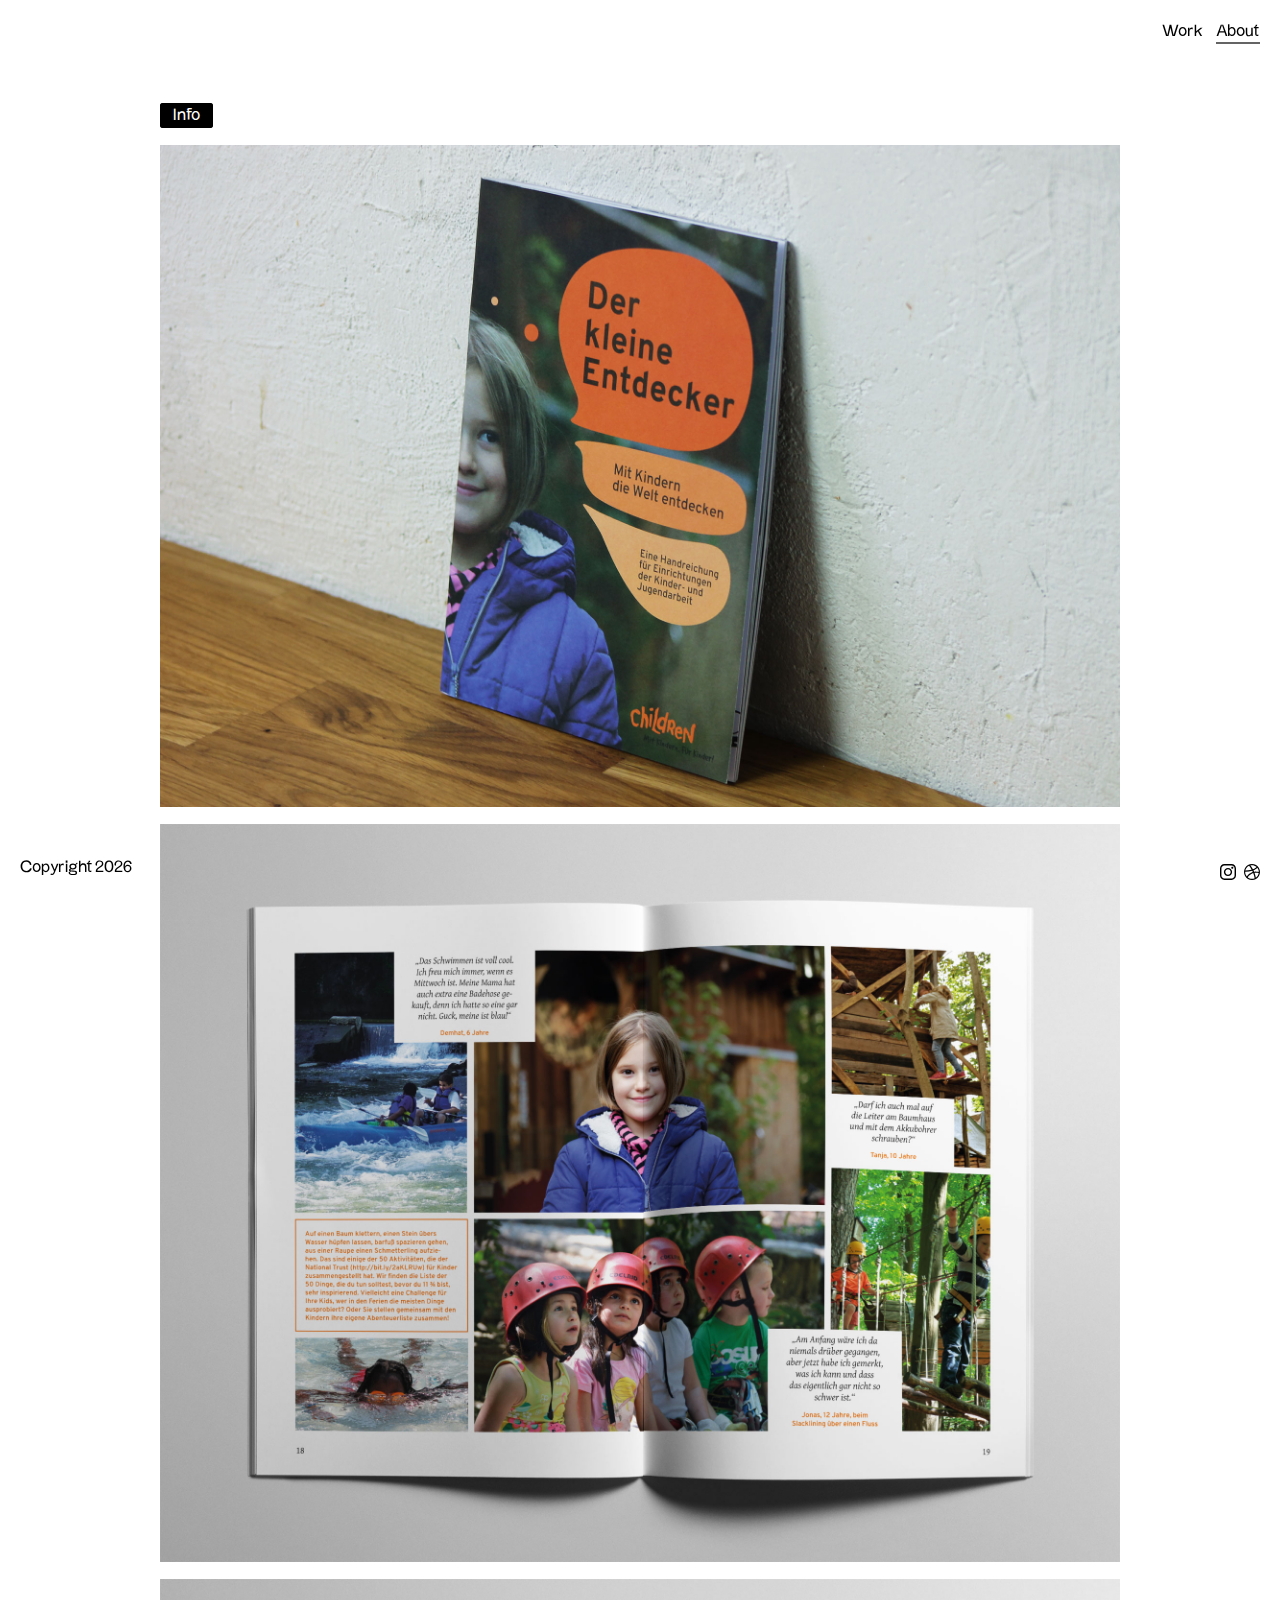
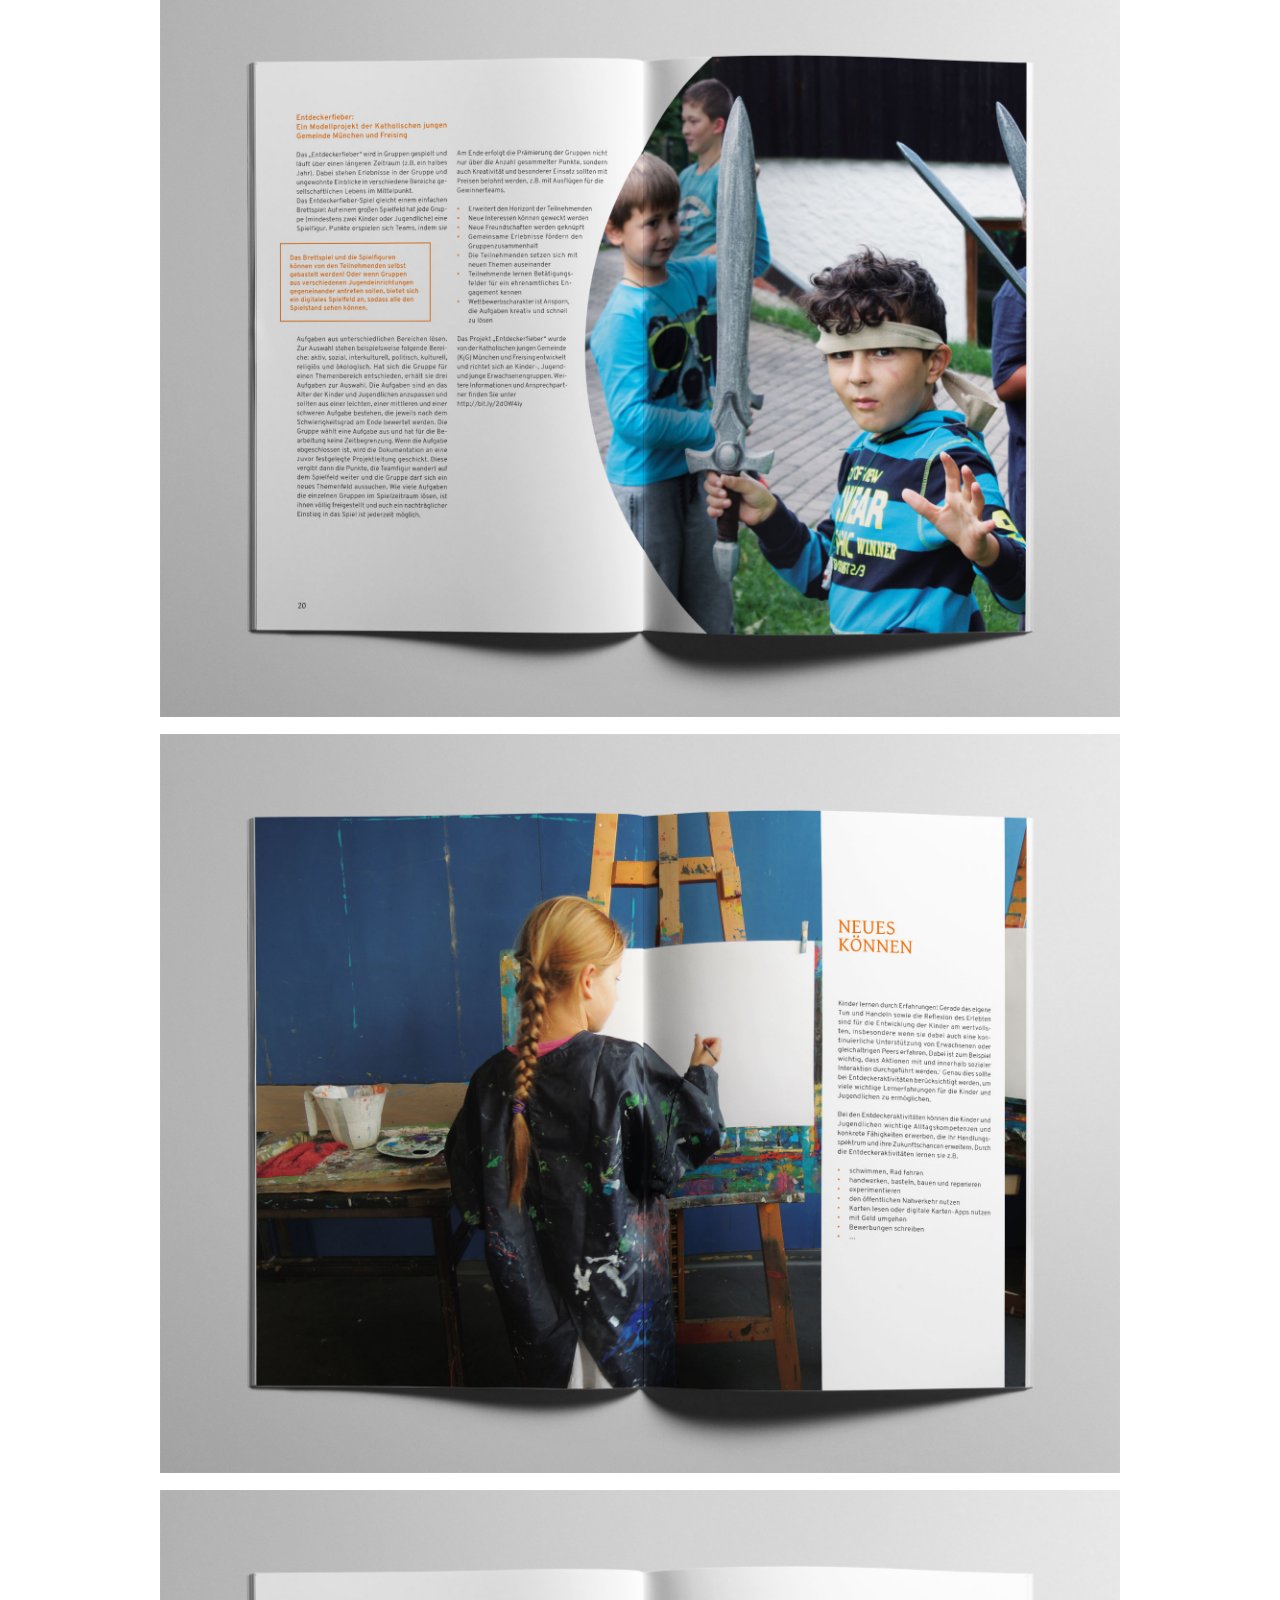
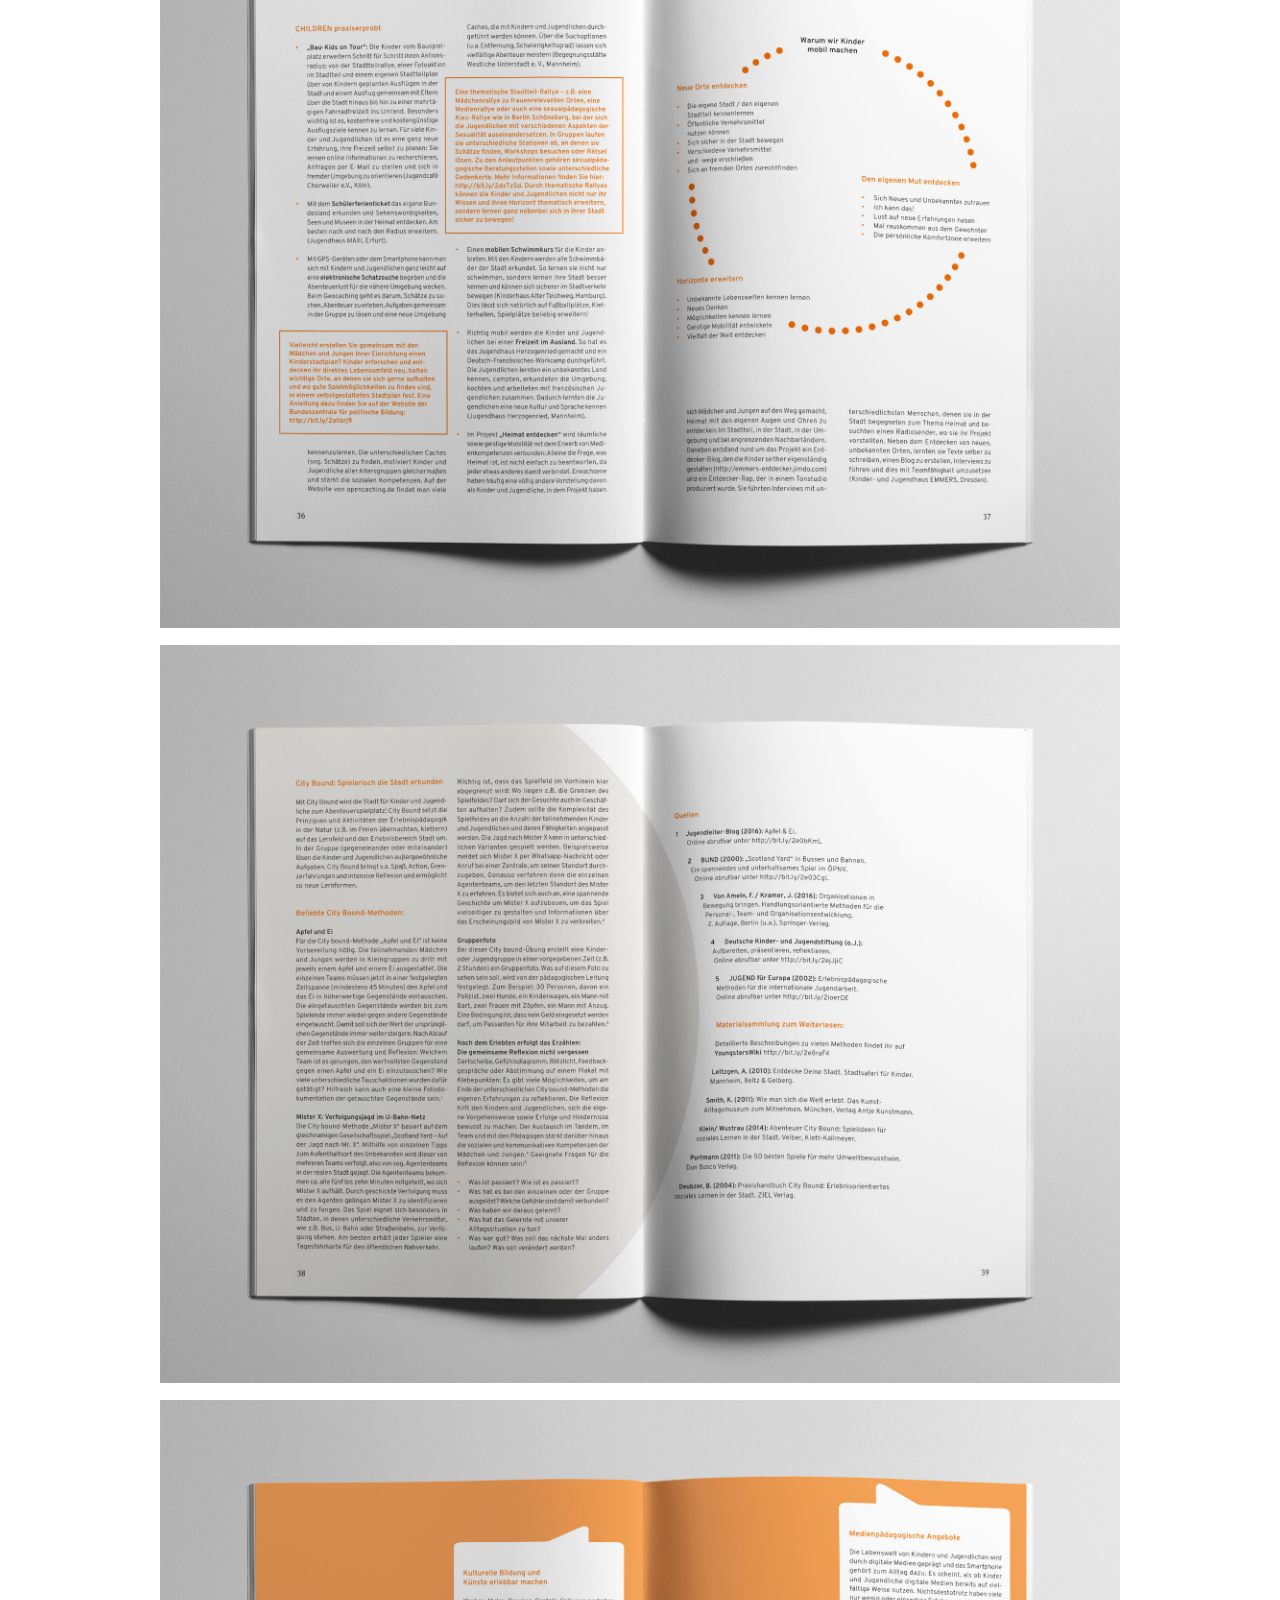
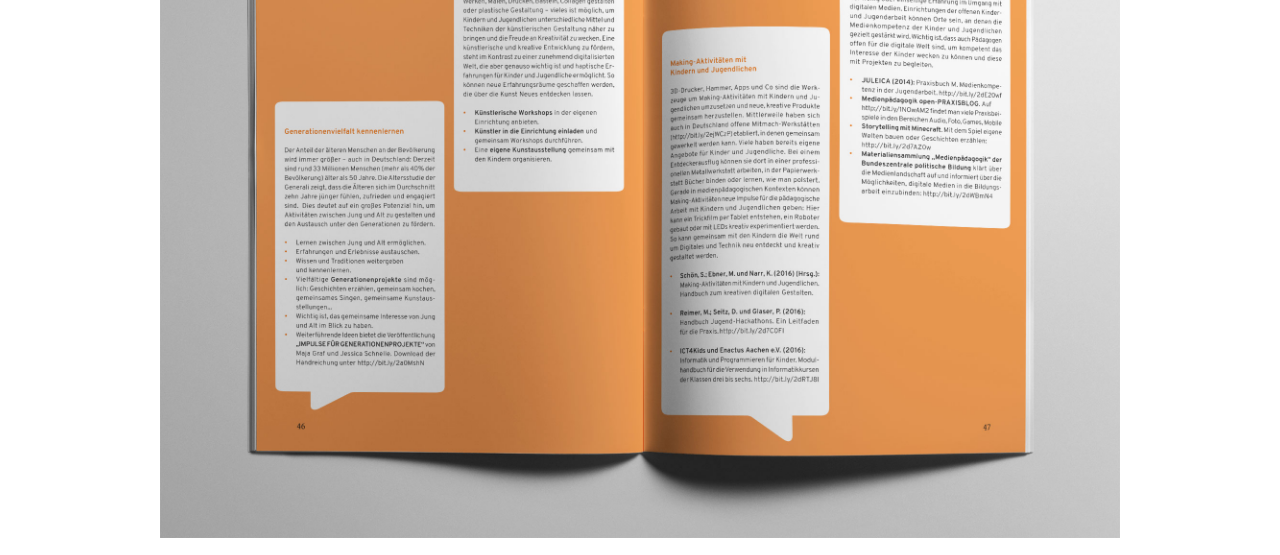
<file: html/swc.html>
<!doctype html>
<html>
	<head>
		<meta charset="utf-8">
		<meta http-equiv="X-UA-Compatible" content="IE=edge">
		<meta name="viewport" content="width=device-width, initial-scale=1">
		<title>Annika Works</title>
        <link rel="stylesheet" href="../css/_base.css">
        <link rel="stylesheet" href="../css/_fonts.css">
		<link rel="stylesheet" href="../css/style.css">
	</head>
	<body>
		<header>
		  <h1>  </h1>
		  <nav>
		    <a href="../list.html">Work</a>
		    <a href="../html/about.html" class="selected">About</a>
		  </nav>
        </header>

        <main>

            <div class="info">
                <a href="#" class="show-menu">Info</a>
                <nav class="menu">
                    <p class="bold">Der kleine Entdecker</p>
                    <p class="text">Der kleine Entdecker (The little Adventurer) is a brochure published by Children for a better World e.V., an NGO working towards better opportunities for children growing up in socially deprived families. In order to communicate their work and help
                    institutions and parents to get children out and play, they put together this helpful guide. I was lucky enough to take over the design part: I put up a layout, designed each page and prepared it for print.</p>
                </nav>
            </div>    

            <div class="detail-images">
            <ul>
                <img src="../assets/images/entdecker_01.jpg">
                <img src="../assets/images/entdecker_02.jpg">
                <img src="../assets/images/entdecker_03.jpg">
                <img src="../assets/images/entdecker_04.jpg">
                <img src="../assets/images/entdecker_05.jpg">
                <img src="../assets/images/entdecker_06.jpg">
                <img src="../assets/images/entdecker_07.jpg">
            </ul>
            </div>
        
            
        </main>
        
		<footer>
			<a href="../html/impressum.html">Copyright <span id="copyright">2020</span></a>
			<nav>
			  <a href="https://www.instagram.com/annika.works/">
				<img src="../assets/images/instagram-logo.svg">
			  </a>
			  <a href="https://dribbble.com/annika_works">
				<img src="../assets/images/dribbble-logo.svg">
			  </a>
			</nav>
		</footer>
    

		<script src="../js/jquery.js"></script>
		<script src="../js/main.js"></script>
	
	</body>
</html>
</file>
<file: css/_base.css>
html, body, div, span, applet, object, iframe,
h1, h2, h3, h4, h5, h6, p, blockquote, pre,
a, abbr, acronym, address, big, cite, code,
del, dfn, em, img, ins, kbd, q, s, samp,
small, strike, strong, sub, sup, tt, var,
b, u, i, center,
dl, dt, dd, ol, ul, li,
fieldset, form, label, legend,
table, caption, tbody, tfoot, thead, tr, th, td,
article, aside, canvas, details, embed,
figure, figcaption, footer, header, hgroup,
menu, nav, output, ruby, section, summary,
time, mark, audio, video {
  margin: 0;
  padding: 0;
  border: 0;
  font-size: 100%;
  font: inherit;
  vertical-align: baseline;
}

article, aside, details, figcaption, figure,
footer, header, hgroup, menu, nav, section {
  display: block;
}
body {
  line-height: 1;
}
ol, ul {
  list-style: none;
}
blockquote, q {
  quotes: none;
}
blockquote:before, blockquote:after,
q:before, q:after {
  content: '';
  content: none;
}
table {
  border-collapse: collapse;
  border-spacing: 0;
}

img, iframe {
  vertical-align: bottom;
  max-width: 100%;
}

input, textarea, select {
  font: inherit;
}

* {
  -webkit-box-sizing: border-box;
  -moz-box-sizing: border-box;
  box-sizing: border-box;
  -webkit-font-smoothing: antialiased;
  text-rendering: optimizeLegibility;
}
</file>
<file: css/_fonts.css>
/* @import url(//fonts.googleapis.com/css?family=Work+Sans:400); */
  

@font-face {
    font-family: 'Uxum Regular';
    src: 
        url('../assets/fonts/Uxum-Regular.woff') format('woff'); 
    }

@font-face {
    font-family: 'Uxum Light';
    src: 
        url('../assets/fonts/UxumLight.woff') format('woff'); 
    }

@font-face {
    font-family: 'Pirelli';
    src: 
        url('../assets/fonts/pirelli-light.woff2') format('woff2'),
        url('../assets/fonts/pirelli-light.woff') format('woff');
    }
</file>
<file: css/style.css>
body {
  font-family: 'Uxum Regular', Work Sans, Helvetica;
  font-size: 16px;
  line-height: 1.5;
  color: #000;
  width: 100%;
  height: 100%;
}

main {
  padding-top: 104px;
}


a {
  text-decoration: none;
  color: #000;
}

h1 img{
  width: 40px;
}

header {
  position: fixed;
  top: 0;
  left: 0;

  width: 100%;
  padding: 20px;

  /* flexbox is a modern css layout mode that gives us much more power over how elements are positioned */
  display: flex;
  justify-content: space-between;
  align-items: center;

  /*z-index allows us to control the order of elements stacking on top of each other. It only really matters when using fixed/absolute positioning because elements get taken onto separate layers */
  z-index: 2;
}

header h1 {
  width: 64px;
}

header nav a {
  margin-left: 10px;
  transition: border 0.3s ease-in;

  border-bottom: solid 2px rgba(0, 0, 0, 0);
  padding-bottom: 3px;
}

header nav a:hover {
  border-color: #555;
}

.selected {
  /* border-color: rgba(10, 10, 10, 10); */
  border-color: rgba(100, 100, 100, 100);
}

@keyframes fadeout {
  0% {
    opacity: 1;
     }
  
  50% {
    opacity: 0;
    z-index: 0;
  }
  
  100% {
    z-index: 0;
    opacity: 0.05;
    }
}

/* list styles */

.list {
    margin: 0 auto;
    font-size: 5.5rem;
    line-height: 1.2;
    letter-spacing: 1px;
    padding: 0 50px;
}

.list a img {
  opacity: 0;
  position: fixed;
  top: 50%;
  left: 50%;
  transform: translate(-50%,-50%);
  max-width: 60%;
  pointer-events: none;
  z-index: -1;

  transition: opacity 0.3s;
}

.list a {
  font-family: 'Uxum Light';
}

/* .list a:after {
  content: '\A';
  width:10px;
  height:10px;
  border-radius:50%;
  background: #b83b3b;
  display:inline-block;
} */

.list a:last-child:after {
  content: '';
  background: #fff;
}

.list a:hover img {
  opacity: 1;
} 


.photos {
  max-width: 2600px;
  margin-left: auto;
  margin-right: auto;

  padding-left: 10px;
  padding-right: 10px;

  display: flex;
  flex-wrap: wrap;
  align-items: flex-end;
  justify-content: center;
}

.photo {
  width: 600px;
  margin: 20px;

  /* by using position relative on the parent photo element, our overlay will be positioned in relation to it */
  position: relative;
}

.overlay, button {
  /* by using absolute position we can position things in relation to the page or other parent elements*/
  position: absolute;
  top: 0;
  left: 0;

  width: 100%;
  height: 100%;

  /* we can specify colours using rgb values, and in this case we can also control the alpha channel which is for transparency */
  background-color: rgba(255, 255, 255, 0.61);

  opacity: 0;

  transition: opacity 0.3s;
}

.photo:hover .overlay {
  opacity: 1;
}

.photo h2 {
  position: absolute;
  left: -15px;
  top: -15px;
  font-size: 32px;
  line-height: 1.2;
  z-index: 99;
}

.small {
  width: 480px;
}

.large {
  width: 600px;
}

footer {
  width: 100%;
  padding: 20px;
  display: flex;
  justify-content: space-between;
  align-items: center;
  
  bottom: 0;
  position: fixed;
}

footer nav a {
  width: 16px;
  margin-left: 5px;
  display: inline-block;
}

/* Ab hier geht es um die About Seite */

.about {
  max-width: 1200px;
  margin-left: auto;
  margin-right: auto;

  display: flex;
  align-items: center;
  justify-content: center;
  height: 100vh;
}

.about img {
  width: 60%;
}

.about p {
  padding-left: 50px;
  font-size: 21px;
  padding-bottom: 15px; 
}

a.cando {
  color: #b83b3b;
  -webkit-tap-highlight-color: rgba(0,0,0,0);
}

p.credits {
  margin-top: 30px;
  font-size: 21px;
}

/* Ab hier geht es um die Detail-Seiten */


.info {
  margin-bottom: 10px;
  max-width: 1200px;
  margin-left: auto;
  margin-right: auto;
}

.show-menu {
  background-color: #000;
  color: #ffffff;
  border-radius: 3px;
  border: 5px solid #000000;
  padding-left: 8px;
  padding-right: 8px;
}


.menu {
  margin: 30px 0;
  display: none;
}

.bold {
  font-weight: 400;
  font-size: 24px;
  display: inline-block;
  margin-bottom: 10px;
  border-bottom: 2px solid;
  letter-spacing: 1px;
  padding-bottom: 18px;
}

.text {
  line-height: 1.4;
}

.info-link {
  font-weight: 700;
}

.detail-images img {
  margin-bottom: 20px;
  max-width: 1200px;
  display: block;
  margin-left: auto;
  margin-right: auto;
}

.hidden {
  opacity: 0;
}

/* Ab hier Impressum Seite */
.impressum {
  margin-top: 15px;
}


/* Ab hier geht es um media queries */

@media (max-width:1800px) {
  .screenfont h3 {
    font-size: 290px;
  }
}

@media (max-width: 1500px) {
  .detail-images img,
  .info {
    max-width: 960px;
    margin-bottom: 17px;
  }
  
   .screenfont h3 {
    font-size: 260px;
  }
  
  .about {
    max-width: 960px;
  }
  
  .about p {
    line-height: 1.3;
  }  
}

@media (max-width: 1220px) {
  .detail-images img,
  .info {
    max-width: 640px;
  }
  
  .detail-images img {
    margin-bottom: 11px;
  }
  
  .about {
    max-width: 760px;
  }
  
  .about p {
    font-size: 24px;
    padding-bottom: 10px;
  }
  
  p.credits {
    font-size: 18px;
  }

  .photo {
    margin: 10px;
  }
  
  .screenfont h3 {
    font-size: 220px;
  }
}

@media (max-width: 960px) {
  .detail-images img,
  .info {
    max-width: 480px;
  }
  
  .detail-images img {
    margin-bottom: 9px;
  }
  
  .about {
    max-width: 640px;
  }
  
  .about p {
    font-size: 21px;
  }
  
    p.credits {
    font-size: 16px;
    margin-top: 20px;
  }
  
  .screenfont h3 {
    font-size: 180px;
  }
}

@media (max-width: 780px) {
  .about img {
    display: none;
  }
  
  .about p {
    display: block;
    float: none;
    /* text-align: center; */
    width: 80%;
    margin-left: auto;
    margin-right: auto;
    padding: 0 0 5px 0;
  }
  
   p.credits {
    display: none;
  }
  
  .screenfont h3 {
    font-size: 140px;
  }
}

@media (max-width: 500px) {
  .photo {
    margin: 0px;
    width: 100%;
  }

  .photos {
    padding: 0%;
  }

  .photo:hover .overlay {
    opacity: 0;
  }

  .photo h2 {
    opacity: 0;
  }

  .detail-images img,
  .info {
    width: 100%;
  }

  .info {
    padding-left: 10px;
    padding-right: 10px;
  }
  
  .about p {
    font-size: 18px;
  }
  
  .screenfont {
    display: none;
  }
}

.move-area{/*normally use body*/
  padding: 0 3%;
  display: inline-block;
}


.contain {
  transform: translateY(-12px);
}
.contain {
    width: 100%;
    display: flex;
    flex-direction: row;
    justify-content: space-between;
}

.eye {
  position: relative;
  display: inline-block;
  border-radius: 50%;
  height: 35px;
  width: 35px;
  margin: 3px;
  background: #CCC;
}
.eye:after { /*pupil*/
  position: absolute;
  bottom: 19px;
  right: 10px;
  width: 14px;
  height: 14px;
  background: #000;
  border-radius: 50%;
  content: " ";
}

div.face {
  position: relative;
  display: inline-block;
}

div.face img.eye-white {
  padding: 0 24px;
  transform: translateY(-24px);
}

div.iris {
  position: absolute;
  top: 50px;
  left: 30px;
} 

div.iris div {
  position: relative;
  top: 0;
  left: 0;
  width: 40px;
  height: 40px;
  background-image: url('../assets/images/blue-iris-out.svg');
  background-repeat: no-repeat;
  
  transform: translate(12%,-35%);
}

div.iris div.iris-brown {
  background-image: url('../assets/images/brown-iris-out.svg');
  width: 32px;
  height: 32px;
}

div.iris div.iris-green {
  background-image: url('../assets/images/green-iris-out.svg');
  width: 32px;
  height: 32px;
}

div.iris div.iris-grey {
  background-image: url('../assets/images/grey-iris-out.svg');
  width: 32px;
  height: 32px;
}
</file>
